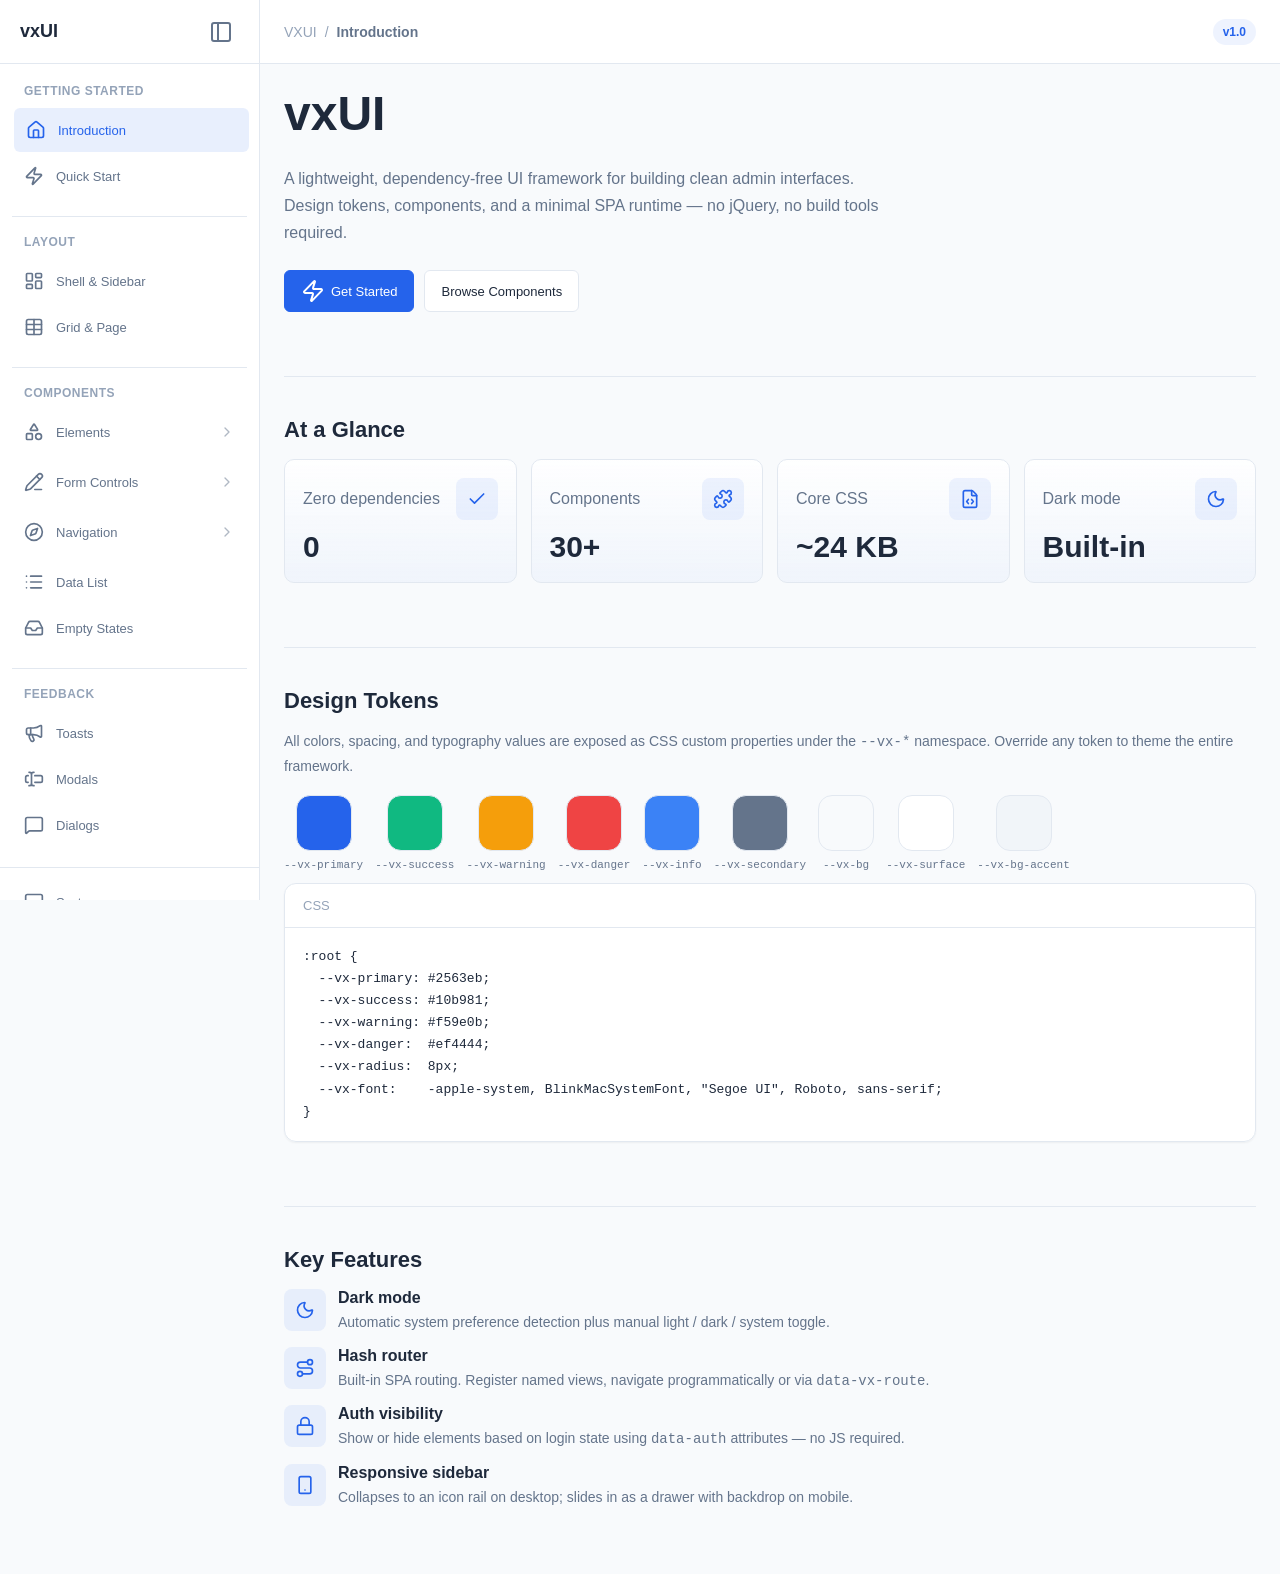
<file: index.html>
<!--
  vxUI Framework v0.0.1
  Copyright (c) 2026 TMPLINK STUDIO
  Released under the MIT License
-->
<!DOCTYPE html>
<html lang="en">
<head>
    <meta charset="UTF-8">
    <meta name="viewport" content="width=device-width, initial-scale=1.0">
    <title>vxUI — UI Framework</title>
    <link rel="stylesheet" href="css/vxui-framework.css">
    <style>
        /* ── Docs-specific styles ─────────────────────────── */
        .vx-doc-section {
            display: flex;
            flex-direction: column;
            gap: 12px;
            padding-bottom: 40px;
        }
        .vx-doc-section + .vx-doc-section {
            border-top: 1px solid var(--vx-border);
            padding-top: 40px;
        }
        .vx-doc-heading {
            margin: 0 0 4px;
            font-size: 22px;
            font-weight: 700;
            color: var(--vx-text);
        }
        .vx-doc-desc {
            margin: 0 0 4px;
            color: var(--vx-text-secondary);
            line-height: 1.7;
            font-size: 14px;
        }
        .vx-demo-area {
            padding: 24px;
            border: 1px solid var(--vx-border);
            border-radius: 16px;
            background: var(--vx-bg-accent);
            display: flex;
            flex-wrap: wrap;
            align-items: flex-start;
            gap: 12px;
        }
        .vx-demo-area.is-block {
            flex-direction: column;
        }
        .vx-color-row {
            display: flex;
            flex-wrap: wrap;
            gap: 12px;
        }
        .vx-color-chip {
            display: flex;
            flex-direction: column;
            align-items: center;
            gap: 8px;
        }
        .vx-color-chip-swatch {
            width: 56px;
            height: 56px;
            border-radius: 14px;
            border: 1px solid var(--vx-border);
        }
        .vx-color-chip-label {
            font-size: 11px;
            color: var(--vx-text-secondary);
            font-family: var(--vx-mono);
        }
        .vx-intro-page-title {
            font-size: clamp(28px, 5vw, 48px);
            font-weight: 800;
            margin: 0 0 12px;
            line-height: 1.1;
        }
        .vx-view > .vx-doc-section:first-child {
            padding-top: 0;
            border-top: none;
        }
    </style>
</head>
<body>
<div id="vx-app" class="vx-app">
    <div id="vx-layout" class="vx-shell vx-layout">

        <div class="vx-sidebar-overlay" data-vx-sidebar-overlay></div>

        <aside id="vx-sidebar" class="vx-sidebar">
            <div class="vx-sidebar-header">
                <button class="vx-sidebar-brand" type="button" data-vx-route="introduction">
                    <span class="vx-sidebar-brand-text">vxUI</span>
                </button>
                <button class="vx-btn-icon" type="button" data-vx-sidebar-toggle style="margin-left:auto" title="Toggle sidebar">
                    <i data-lucide="panel-left"></i>
                </button>
            </div>

            <nav class="vx-sidebar-nav">
                <!-- Getting Started -->
                <div class="vx-nav-section">
                    <span class="vx-nav-title">Getting Started</span>
                    <button class="vx-nav-item" type="button" data-vx-route="introduction">
                        <i data-lucide="house"></i>
                        <span class="vx-nav-item-text">Introduction</span>
                    </button>
                    <button class="vx-nav-item" type="button" data-vx-route="quickstart">
                        <i data-lucide="zap"></i>
                        <span class="vx-nav-item-text">Quick Start</span>
                    </button>
                </div>

                <div class="vx-nav-divider"></div>

                <!-- Layout -->
                <div class="vx-nav-section">
                    <span class="vx-nav-title">Layout</span>
                    <button class="vx-nav-item" type="button" data-vx-route="layout">
                        <i data-lucide="layout-dashboard"></i>
                        <span class="vx-nav-item-text">Shell &amp; Sidebar</span>
                    </button>
                    <button class="vx-nav-item" type="button" data-vx-route="grid">
                        <i data-lucide="table"></i>
                        <span class="vx-nav-item-text">Grid &amp; Page</span>
                    </button>
                </div>

                <div class="vx-nav-divider"></div>

                <!-- Components — submenu groups -->
                <div class="vx-nav-section">
                    <span class="vx-nav-title">Components</span>

                    <!-- Elements group -->
                    <div class="vx-nav-group" data-vx-group="comp-elements">
                        <button class="vx-nav-item vx-nav-group-toggle" type="button" data-vx-submenu="comp-elements">
                            <i data-lucide="shapes"></i>
                            <span class="vx-nav-item-text">Elements</span>
                            <i data-lucide="chevron-right" class="vx-nav-chevron"></i>
                        </button>
                        <div class="vx-nav-submenu" id="comp-elements">
                            <div class="vx-nav-submenu-inner">
                                <button class="vx-nav-item vx-nav-subitem" type="button" data-vx-route="buttons">
                                    <i data-lucide="mouse-pointer-click"></i>
                                    <span class="vx-nav-item-text">Buttons</span>
                                </button>
                                <button class="vx-nav-item vx-nav-subitem" type="button" data-vx-route="cards">
                                    <i data-lucide="rectangle-horizontal"></i>
                                    <span class="vx-nav-item-text">Cards &amp; Panels</span>
                                </button>
                                <button class="vx-nav-item vx-nav-subitem" type="button" data-vx-route="badges">
                                    <i data-lucide="tag"></i>
                                    <span class="vx-nav-item-text">Badges &amp; Chips</span>
                                </button>
                            </div>
                        </div>
                    </div>

                    <!-- Form Controls group -->
                    <div class="vx-nav-group" data-vx-group="comp-forms">
                        <button class="vx-nav-item vx-nav-group-toggle" type="button" data-vx-submenu="comp-forms">
                            <i data-lucide="pencil-line"></i>
                            <span class="vx-nav-item-text">Form Controls</span>
                            <i data-lucide="chevron-right" class="vx-nav-chevron"></i>
                        </button>
                        <div class="vx-nav-submenu" id="comp-forms">
                            <div class="vx-nav-submenu-inner">
                                <button class="vx-nav-item vx-nav-subitem" type="button" data-vx-route="forms">
                                    <i data-lucide="pencil"></i>
                                    <span class="vx-nav-item-text">Forms</span>
                                </button>
                                <button class="vx-nav-item vx-nav-subitem" type="button" data-vx-route="switches">
                                    <i data-lucide="toggle-right"></i>
                                    <span class="vx-nav-item-text">Switches</span>
                                </button>
                            </div>
                        </div>
                    </div>

                    <!-- Navigation group -->
                    <div class="vx-nav-group" data-vx-group="comp-nav">
                        <button class="vx-nav-item vx-nav-group-toggle" type="button" data-vx-submenu="comp-nav">
                            <i data-lucide="compass"></i>
                            <span class="vx-nav-item-text">Navigation</span>
                            <i data-lucide="chevron-right" class="vx-nav-chevron"></i>
                        </button>
                        <div class="vx-nav-submenu" id="comp-nav">
                            <div class="vx-nav-submenu-inner">
                                <button class="vx-nav-item vx-nav-subitem" type="button" data-vx-route="navigation">
                                    <i data-lucide="sidebar"></i>
                                    <span class="vx-nav-item-text">Nav Items</span>
                                </button>
                                <button class="vx-nav-item vx-nav-subitem" type="button" data-vx-route="subnavigation">
                                    <i data-lucide="layers"></i>
                                    <span class="vx-nav-item-text">Submenus</span>
                                </button>
                            </div>
                        </div>
                    </div>

                    <button class="vx-nav-item" type="button" data-vx-route="list">
                        <i data-lucide="list"></i>
                        <span class="vx-nav-item-text">Data List</span>
                    </button>
                    <button class="vx-nav-item" type="button" data-vx-route="empty">
                        <i data-lucide="inbox"></i>
                        <span class="vx-nav-item-text">Empty States</span>
                    </button>
                </div>

                <div class="vx-nav-divider"></div>

                <!-- Feedback — flat, each item is distinct -->
                <div class="vx-nav-section">
                    <span class="vx-nav-title">Feedback</span>
                    <button class="vx-nav-item" type="button" data-vx-route="toasts">
                        <i data-lucide="megaphone"></i>
                        <span class="vx-nav-item-text">Toasts</span>
                    </button>
                    <button class="vx-nav-item" type="button" data-vx-route="modals">
                        <i data-lucide="text-cursor-input"></i>
                        <span class="vx-nav-item-text">Modals</span>
                    </button>
                    <button class="vx-nav-item" type="button" data-vx-route="dialogs">
                        <i data-lucide="message-square"></i>
                        <span class="vx-nav-item-text">Dialogs</span>
                    </button>
                </div>
            </nav>

            <div class="vx-sidebar-bottom-menu">
                <div class="vx-nav-section">
                    <button class="vx-nav-item" type="button" id="vx-theme-btn">
                        <i data-lucide="sun" id="vx-theme-icon"></i>
                        <span class="vx-nav-item-text" id="vx-theme-label">Light</span>
                    </button>
                </div>
                <div class="vx-sidebar-copyright">&copy; v0.0.1 &middot; TMPLINK STUDIO</div>
            </div>
        </aside>

        <div class="vx-main">
            <header class="vx-header">
                <div class="vx-header-left">
                    <button class="vx-btn-icon vx-portrait-sidebar-btn" type="button" data-vx-sidebar-toggle title="Menu">
                        <i data-lucide="menu"></i>
                    </button>
                    <nav id="vx-breadcrumb" class="vx-breadcrumb" aria-label="breadcrumb"></nav>
                </div>
                <div class="vx-header-right">
                    <span class="vx-badge">v1.0</span>
                </div>
            </header>

            <div id="vx-view" class="vx-content"></div>
        </div>

    </div><!-- /.vx-shell -->
</div><!-- /#vx-app -->

<!-- Framework nav mount (hidden — used internally by the runtime) -->
<div id="vx-nav-managed" hidden></div>

<script src="lib/lucide.js"></script>
<script src="js/vxui-framework.js"></script>
<script src="js/vxui-components.js"></script>
<script>
(function () {
    'use strict';

    /* ── Shared helpers ───────────────────────────────────── */
    function esc(s) {
        return String(s == null ? '' : s)
            .replace(/&/g, '&amp;').replace(/</g, '&lt;')
            .replace(/>/g, '&gt;').replace(/"/g, '&quot;');
    }

    function section(heading, desc, demoHtml, codeStr) {
        return [
            '<div class="vx-doc-section">',
                '<h2 class="vx-doc-heading">', esc(heading), '</h2>',
                desc ? '<p class="vx-doc-desc">' + desc + '</p>' : '',
                '<div class="vx-demo-area">', demoHtml, '</div>',
                codeStr ? [
                    '<div class="vx-code-block">',
                        '<div class="vx-code-head">',
                            '<span>HTML</span>',
                        '</div>',
                        '<pre>', codeStr, '</pre>',
                    '</div>'
                ].join('') : '',
            '</div>'
        ].join('');
    }

    function blockSection(heading, desc, demoHtml, codeStr) {
        return [
            '<div class="vx-doc-section">',
                '<h2 class="vx-doc-heading">', esc(heading), '</h2>',
                desc ? '<p class="vx-doc-desc">' + desc + '</p>' : '',
                '<div class="vx-demo-area is-block">', demoHtml, '</div>',
                codeStr ? [
                    '<div class="vx-code-block">',
                        '<div class="vx-code-head"><span>HTML</span></div>',
                        '<pre>', codeStr, '</pre>',
                    '</div>'
                ].join('') : '',
            '</div>'
        ].join('');
    }

    /* ── Views ────────────────────────────────────────────── */

    function viewIntroduction() {
        var colors = ['primary','success','warning','danger','info','secondary'];
        var surfaces = ['bg','surface','bg-accent'];
        var swatches = colors.concat(surfaces).map(function (c) {
            var border = ['bg','surface','bg-accent'].indexOf(c) >= 0 ? ' border:1px solid var(--vx-border)' : '';
            return [
                '<div class="vx-color-chip">',
                    '<div class="vx-color-chip-swatch" style="background:var(--vx-' + c + ');' + border + '"></div>',
                    '<span class="vx-color-chip-label">--vx-' + c + '</span>',
                '</div>'
            ].join('');
        }).join('');

        return [
            '<div class="vx-view">',

                '<div class="vx-doc-section">',
                    '<h1 class="vx-intro-page-title">vxUI</h1>',
                    '<p class="vx-doc-desc" style="font-size:16px;max-width:600px">',
                        'A lightweight, dependency-free UI framework for building clean admin interfaces.',
                        ' Design tokens, components, and a minimal SPA runtime &mdash; no jQuery, no build tools required.',
                    '</p>',
                    '<div style="display:flex;gap:10px;flex-wrap:wrap;margin-top:8px">',
                        '<button class="vx-btn vx-btn-primary" type="button" data-vx-route="quickstart">',
                            '<i data-lucide="zap"></i><span>Get Started</span>',
                        '</button>',
                        '<button class="vx-btn vx-btn-secondary" type="button" data-vx-route="buttons">',
                            'Browse Components',
                        '</button>',
                    '</div>',
                '</div>',

                '<div class="vx-doc-section">',
                    '<h2 class="vx-doc-heading">At a Glance</h2>',
                    '<div class="vx-stat-grid">',
                        '<div class="vx-stat"><div class="vx-stat-top"><span class="vx-stat-label">Zero dependencies</span><span class="vx-stat-icon"><i data-lucide="check"></i></span></div><div class="vx-stat-value">0</div></div>',
                        '<div class="vx-stat"><div class="vx-stat-top"><span class="vx-stat-label">Components</span><span class="vx-stat-icon"><i data-lucide="puzzle"></i></span></div><div class="vx-stat-value">30+</div></div>',
                        '<div class="vx-stat"><div class="vx-stat-top"><span class="vx-stat-label">Core CSS</span><span class="vx-stat-icon"><i data-lucide="file-code"></i></span></div><div class="vx-stat-value">~24 KB</div></div>',
                        '<div class="vx-stat"><div class="vx-stat-top"><span class="vx-stat-label">Dark mode</span><span class="vx-stat-icon"><i data-lucide="moon"></i></span></div><div class="vx-stat-value">Built-in</div></div>',
                    '</div>',
                '</div>',

                '<div class="vx-doc-section">',
                    '<h2 class="vx-doc-heading">Design Tokens</h2>',
                    '<p class="vx-doc-desc">',
                        'All colors, spacing, and typography values are exposed as CSS custom properties under the <code class="vx-mono">--vx-*</code> namespace.',
                        ' Override any token to theme the entire framework.',
                    '</p>',
                    '<div class="vx-color-row">', swatches, '</div>',
                    '<div class="vx-code-block">',
                        '<div class="vx-code-head"><span>CSS</span></div>',
                        '<pre>:root {\n  --vx-primary: #2563eb;\n  --vx-success: #10b981;\n  --vx-warning: #f59e0b;\n  --vx-danger:  #ef4444;\n  --vx-radius:  8px;\n  --vx-font:    -apple-system, BlinkMacSystemFont, "Segoe UI", Roboto, sans-serif;\n}</pre>',
                    '</div>',
                '</div>',

                '<div class="vx-doc-section">',
                    '<h2 class="vx-doc-heading">Key Features</h2>',
                    '<div class="vx-feature-list">',
                        '<div class="vx-feature"><span class="vx-stat-icon"><i data-lucide="moon"></i></span><div><strong>Dark mode</strong><p class="vx-doc-desc" style="margin:4px 0 0">Automatic system preference detection plus manual light / dark / system toggle.</p></div></div>',
                        '<div class="vx-feature"><span class="vx-stat-icon"><i data-lucide="route"></i></span><div><strong>Hash router</strong><p class="vx-doc-desc" style="margin:4px 0 0">Built-in SPA routing. Register named views, navigate programmatically or via <code class="vx-mono">data-vx-route</code>.</p></div></div>',
                        '<div class="vx-feature"><span class="vx-stat-icon"><i data-lucide="lock"></i></span><div><strong>Auth visibility</strong><p class="vx-doc-desc" style="margin:4px 0 0">Show or hide elements based on login state using <code class="vx-mono">data-auth</code> attributes — no JS required.</p></div></div>',
                        '<div class="vx-feature"><span class="vx-stat-icon"><i data-lucide="smartphone"></i></span><div><strong>Responsive sidebar</strong><p class="vx-doc-desc" style="margin:4px 0 0">Collapses to an icon rail on desktop; slides in as a drawer with backdrop on mobile.</p></div></div>',
                    '</div>',
                '</div>',

            '</div>'
        ].join('');
    }

    function viewQuickstart() {
        var minimalHtml = [
            '&lt;!DOCTYPE html&gt;\n',
            '&lt;html lang="en"&gt;\n',
            '&lt;head&gt;\n',
            '  &lt;meta charset="UTF-8"&gt;\n',
            '  &lt;meta name="viewport" content="width=device-width, initial-scale=1.0"&gt;\n',
            '  &lt;title&gt;My App&lt;/title&gt;\n',
            '  &lt;link rel="stylesheet" href="css/vxui-framework.css"&gt;\n',
            '&lt;/head&gt;\n',
            '&lt;body&gt;\n',
            '&lt;div id="vx-app" class="vx-app"&gt;\n',
            '  &lt;div class="vx-shell vx-layout"&gt;\n',
            '    &lt;div class="vx-sidebar-overlay" data-vx-sidebar-overlay&gt;&lt;/div&gt;\n',
            '    &lt;aside id="vx-sidebar" class="vx-sidebar"&gt;\n',
            '      &lt;div class="vx-sidebar-header"&gt;\n',
            '        &lt;span class="vx-sidebar-brand-text"&gt;My App&lt;/span&gt;\n',
            '      &lt;/div&gt;\n',
            '      &lt;nav class="vx-sidebar-nav" id="vx-sidebar-nav"&gt;&lt;/nav&gt;\n',
            '    &lt;/aside&gt;\n',
            '    &lt;div class="vx-main"&gt;\n',
            '      &lt;div id="vx-view" class="vx-content"&gt;&lt;/div&gt;\n',
            '    &lt;/div&gt;\n',
            '  &lt;/div&gt;\n',
            '&lt;/div&gt;\n\n',
            '&lt;script src="lib/iconpark.js"&gt;&lt;/script&gt;\n',
            '&lt;script src="js/vxui-framework.js"&gt;&lt;/script&gt;\n',
            '&lt;script&gt;\n',
            '  const app = new VXUIFramework({\n',
            '    root: \'#vx-app\',\n',
            '    authProvider: () => ({ loggedIn: true, user: { name: \'Admin\' } })\n',
            '  });\n\n',
            '  app.registerViews({\n',
            '    overview: {\n',
            '      title: \'Overview\',\n',
            '      render: () => \'&lt;section class="vx-panel"&gt;Hello vxUI&lt;/section&gt;\'\n',
            '    }\n',
            '  });\n\n',
            '  app.setNavigation([\n',
            '    { view: \'overview\', label: \'Overview\', icon: \'house\' }\n',
            '  ]);\n\n',
            '  app.init();\n',
            '&lt;/script&gt;\n',
            '&lt;/body&gt;\n',
            '&lt;/html&gt;'
        ].join('');

        return [
            '<div class="vx-view">',

                '<div class="vx-doc-section">',
                    '<h1 class="vx-doc-heading">Quick Start</h1>',
                    '<p class="vx-doc-desc">',
                        'No package manager, no bundler. Drop three files into your project and you are ready.',
                    '</p>',
                '</div>',

                '<div class="vx-doc-section">',
                    '<h2 class="vx-doc-heading">1. Add the files</h2>',
                    '<p class="vx-doc-desc">Copy <code class="vx-mono">css/vxui-framework.css</code>, <code class="vx-mono">js/vxui-framework.js</code>, and <code class="vx-mono">lib/iconpark.js</code> into your project. Optionally add <code class="vx-mono">js/vxui-components.js</code> for component helpers.</p>',
                '</div>',

                '<div class="vx-doc-section">',
                    '<h2 class="vx-doc-heading">2. Minimal HTML shell</h2>',
                    '<p class="vx-doc-desc">Build the page scaffold, register views, then call <code class="vx-mono">app.init()</code>.</p>',
                    '<div class="vx-code-block">',
                        '<div class="vx-code-head"><span>index.html</span></div>',
                        '<pre>', minimalHtml, '</pre>',
                    '</div>',
                '</div>',

                '<div class="vx-doc-section">',
                    '<h2 class="vx-doc-heading">Core API</h2>',
                    '<div class="vx-panel">',
                        '<table style="width:100%;border-collapse:collapse;font-size:13px">',
                            '<thead><tr style="border-bottom:1px solid var(--vx-border)">',
                                '<th style="padding:10px 12px;text-align:left;color:var(--vx-text-secondary);font-weight:600">Method</th>',
                                '<th style="padding:10px 12px;text-align:left;color:var(--vx-text-secondary);font-weight:600">Description</th>',
                            '</tr></thead>',
                            '<tbody>',
                                ['registerView(name, config)', 'registerViews(map)', 'setNavigation(items)', 'navigate(name, state)', 'setTheme(mode) / cycleTheme()', 'refreshAuth()', 'toastSuccess / toastWarning / toastError / toastInfo', 'alert / confirm / prompt / openModal'].map(function (m, i) {
                                    var descs = [
                                        'Register a single named view with a render function.',
                                        'Register multiple views at once from a plain object.',
                                        'Set the sidebar navigation items array.',
                                        'Navigate to a view, updating the hash route.',
                                        'Switch theme. Modes: <code class="vx-mono">light</code>, <code class="vx-mono">dark</code>, <code class="vx-mono">system</code>.',
                                        'Re-evaluate auth state and update data-auth visibility.',
                                        'Show a timed toast notification in four severity flavors.',
                                        'Open a feedback dialog (blocking or promise-based).'
                                    ];
                                    return '<tr style="border-bottom:1px solid var(--vx-border)"><td style="padding:10px 12px;font-family:var(--vx-mono);color:var(--vx-primary)">' + esc(m) + '</td><td style="padding:10px 12px;color:var(--vx-text-secondary)">' + descs[i] + '</td></tr>';
                                }).join(''),
                            '</tbody>',
                        '</table>',
                    '</div>',
                '</div>',

            '</div>'
        ].join('');
    }

    function viewLayout() {
        return [
            '<div class="vx-view">',

                '<div class="vx-doc-section">',
                    '<h1 class="vx-doc-heading">Shell &amp; Sidebar</h1>',
                    '<p class="vx-doc-desc">',
                        'The outer shell uses a flex row. The sidebar is fixed-position; the main area uses <code class="vx-mono">margin-left</code> to offset. On mobile (&le;768 px) or portrait tablets (&le;1024 px) the sidebar becomes a slide-in drawer.',
                    '</p>',
                    '<div class="vx-code-block">',
                        '<div class="vx-code-head"><span>HTML structure</span></div>',
                        '<pre>&lt;div class="vx-shell vx-layout"&gt;\n  &lt;div class="vx-sidebar-overlay" data-vx-sidebar-overlay&gt;&lt;/div&gt;\n\n  &lt;aside class="vx-sidebar" id="vx-sidebar"&gt;\n    &lt;div class="vx-sidebar-header"&gt; &lt;!-- brand + collapse toggle --&gt; &lt;/div&gt;\n    &lt;nav class="vx-sidebar-nav"&gt;\n      &lt;div class="vx-nav-section"&gt;\n        &lt;span class="vx-nav-title"&gt;Section&lt;/span&gt;\n        &lt;button class="vx-nav-item" data-vx-route="view-name"&gt;...&lt;/button&gt;\n      &lt;/div&gt;\n    &lt;/nav&gt;\n    &lt;div class="vx-sidebar-bottom-menu"&gt; &lt;!-- always-visible actions --&gt; &lt;/div&gt;\n  &lt;/aside&gt;\n\n  &lt;div class="vx-main"&gt;\n    &lt;header class="vx-header"&gt;...&lt;/header&gt;\n    &lt;div id="vx-view" class="vx-content"&gt;&lt;/div&gt;\n  &lt;/div&gt;\n&lt;/div&gt;</pre>',
                    '</div>',
                '</div>',

                '<div class="vx-doc-section">',
                    '<h2 class="vx-doc-heading">Sidebar States</h2>',
                    '<p class="vx-doc-desc">',
                        'The framework adds state classes to the <code class="vx-mono">.vx-layout</code> element. CSS handles all the visual transitions.',
                    '</p>',
                    '<div class="vx-panel">',
                        '<table style="width:100%;border-collapse:collapse;font-size:13px">',
                            '<thead><tr style="border-bottom:1px solid var(--vx-border)">',
                                '<th style="padding:10px 12px;text-align:left;color:var(--vx-text-secondary);font-weight:600">Class on .vx-layout</th>',
                                '<th style="padding:10px 12px;text-align:left;color:var(--vx-text-secondary);font-weight:600">Effect</th>',
                            '</tr></thead>',
                            '<tbody>',
                                [
                                    ['sidebar-collapsed', 'Desktop — sidebar narrows to 64 px icon rail; text labels hidden.'],
                                    ['sidebar-open', 'Mobile — sidebar slides in as a drawer; overlay visible.'],
                                    ['vx-logged-in', 'Auth-aware — bottom menu visible, logged-out elements hidden.'],
                                    ['vx-logged-out', 'Auth-aware — bottom menu hidden, logged-in elements hidden.']
                                ].map(function (r) {
                                    return '<tr style="border-bottom:1px solid var(--vx-border)"><td style="padding:10px 12px;font-family:var(--vx-mono);color:var(--vx-primary)">' + esc(r[0]) + '</td><td style="padding:10px 12px;color:var(--vx-text-secondary)">' + r[1] + '</td></tr>';
                                }).join(''),
                            '</tbody>',
                        '</table>',
                    '</div>',
                '</div>',

                '<div class="vx-doc-section">',
                    '<h2 class="vx-doc-heading">Header</h2>',
                    '<p class="vx-doc-desc">The sticky page header sits at the top of <code class="vx-mono">.vx-main</code>. Use <code class="vx-mono">.vx-header-left</code> and <code class="vx-mono">.vx-header-right</code> clusters for layout.</p>',
                    '<div class="vx-demo-area is-block" style="padding:0;overflow:hidden">',
                        '<header class="vx-header" style="position:relative;border-radius:16px 16px 0 0">',
                            '<div class="vx-header-left">',
                                '<button class="vx-btn-icon" type="button" title="Menu"><i data-lucide="menu"></i></button>',
                                '<nav class="vx-breadcrumb">',
                                    '<span class="vx-breadcrumb-item">vxUI</span>',
                                    '<span class="vx-breadcrumb-separator">/</span>',
                                    '<span class="vx-breadcrumb-item is-current">Layout</span>',
                                '</nav>',
                            '</div>',
                            '<div class="vx-header-right">',
                                '<span class="vx-auth-pill"><i data-lucide="user"></i> Admin</span>',
                                '<button class="vx-btn vx-btn-secondary vx-btn-sm" type="button">Settings</button>',
                            '</div>',
                        '</header>',
                        '<div style="padding:16px;border-radius:0 0 16px 16px;background:var(--vx-bg-accent);min-height:48px;color:var(--vx-text-muted);font-size:13px">Content area</div>',
                    '</div>',
                '</div>',

            '</div>'
        ].join('');
    }

    function viewGrid() {
        var card = function (label) {
            return '<article class="vx-card" style="padding:16px"><span class="vx-muted" style="font-size:13px">' + esc(label) + '</span></article>';
        };

        return [
            '<div class="vx-view">',

                blockSection('Two-column grid',
                    'Use <code class="vx-mono">.vx-grid.is-two</code> for a fixed two-column layout. Collapses to a single column below 960 px.',
                    '<div class="vx-grid is-two" style="width:100%">' + card('Column A') + card('Column B') + '</div>',
                    '&lt;div class="vx-grid is-two"&gt;\n  &lt;article class="vx-card"&gt;...&lt;/article&gt;\n  &lt;article class="vx-card"&gt;...&lt;/article&gt;\n&lt;/div&gt;'
                ),

                blockSection('Three-column grid',
                    '<code class="vx-mono">.vx-grid.is-three</code> — also collapses below 960 px.',
                    '<div class="vx-grid is-three" style="width:100%">' + card('A') + card('B') + card('C') + '</div>',
                    '&lt;div class="vx-grid is-three"&gt; ... &lt;/div&gt;'
                ),

                blockSection('Stat grid',
                    '<code class="vx-mono">.vx-stat-grid</code> — auto-fit columns, minimum 180 px each. Used for KPI dashboards.',
                    '<div class="vx-stat-grid" style="width:100%">' +
                        ['Storage', 'Files', 'Members'].map(function (l, i) {
                            return '<div class="vx-stat"><div class="vx-stat-top"><span class="vx-stat-label">' + esc(l) + '</span><span class="vx-stat-icon"><i data-lucide="folder"></i></span></div><div class="vx-stat-value">' + ['12 GB', '4.2k', '8'][i] + '</div></div>';
                        }).join('') +
                    '</div>',
                    '&lt;div class="vx-stat-grid"&gt;\n  &lt;div class="vx-stat"&gt;\n    &lt;div class="vx-stat-top"&gt;\n      &lt;span class="vx-stat-label"&gt;Storage&lt;/span&gt;\n      &lt;span class="vx-stat-icon"&gt;&lt;i data-lucide="folder"&gt;&lt;/i&gt;&lt;/span&gt;\n    &lt;/div&gt;\n    &lt;div class="vx-stat-value"&gt;12 GB&lt;/div&gt;\n  &lt;/div&gt;\n&lt;/div&gt;'
                ),

                blockSection('Card grid',
                    '<code class="vx-mono">.vx-card-grid</code> — auto-fit columns, minimum 240 px. Good for feature / product cards.',
                    '<div class="vx-card-grid" style="width:100%">' +
                        ['Fast', 'Lightweight', 'Accessible'].map(function (l) {
                            return '<div class="vx-card"><h3 class="vx-card-title">' + esc(l) + '</h3><p class="vx-card-copy">A short description of this capability.</p></div>';
                        }).join('') +
                    '</div>',
                    '&lt;div class="vx-card-grid"&gt;\n  &lt;div class="vx-card"&gt;\n    &lt;h3 class="vx-card-title"&gt;Title&lt;/h3&gt;\n    &lt;p class="vx-card-copy"&gt;Description&lt;/p&gt;\n  &lt;/div&gt;\n&lt;/div&gt;'
                ),

            '</div>'
        ].join('');
    }

    function viewButtons() {
        return [
            '<div class="vx-view">',

                section('Variants',
                    'Four semantic variants. Always use the variant that matches the action\'s intent.',
                    [
                        '<button class="vx-btn vx-btn-primary" type="button">Primary</button>',
                        '<button class="vx-btn vx-btn-secondary" type="button">Secondary</button>',
                        '<button class="vx-btn vx-btn-ghost" type="button">Ghost</button>',
                        '<button class="vx-btn vx-btn-danger" type="button">Danger</button>',
                    ].join(''),
                    '&lt;button class="vx-btn vx-btn-primary"&gt;Primary&lt;/button&gt;\n&lt;button class="vx-btn vx-btn-secondary"&gt;Secondary&lt;/button&gt;\n&lt;button class="vx-btn vx-btn-ghost"&gt;Ghost&lt;/button&gt;\n&lt;button class="vx-btn vx-btn-danger"&gt;Danger&lt;/button&gt;'
                ),

                section('Sizes',
                    'Default and small. Apply <code class="vx-mono">.vx-btn-sm</code> for compact contexts like toolbars.',
                    [
                        '<button class="vx-btn vx-btn-primary" type="button">Default</button>',
                        '<button class="vx-btn vx-btn-primary vx-btn-sm" type="button">Small</button>',
                        '<button class="vx-btn vx-btn-secondary" type="button">Default</button>',
                        '<button class="vx-btn vx-btn-secondary vx-btn-sm" type="button">Small</button>',
                    ].join(''),
                    '&lt;button class="vx-btn vx-btn-primary vx-btn-sm"&gt;Small&lt;/button&gt;'
                ),

                section('With icons',
                    'Pair any <code class="vx-mono">&lt;i data-lucide&gt;</code> with a <code class="vx-mono">&lt;span&gt;</code> label inside the button.',
                    [
                        '<button class="vx-btn vx-btn-primary" type="button"><i data-lucide="upload"></i><span>Upload</span></button>',
                        '<button class="vx-btn vx-btn-secondary" type="button"><i data-lucide="download"></i><span>Download</span></button>',
                        '<button class="vx-btn vx-btn-ghost" type="button"><i data-lucide="share-2"></i><span>Share</span></button>',
                    ].join(''),
                    '&lt;button class="vx-btn vx-btn-primary"&gt;\n  &lt;i data-lucide="upload"&gt;&lt;/i&gt;\n  &lt;span&gt;Upload&lt;/span&gt;\n&lt;/button&gt;'
                ),

                section('Icon-only buttons',
                    '<code class="vx-mono">.vx-btn-icon</code> — square, no border, for toolbars and header actions.',
                    [
                        '<button class="vx-btn-icon" type="button" title="Search"><i data-lucide="search"></i></button>',
                        '<button class="vx-btn-icon" type="button" title="Settings"><i data-lucide="settings"></i></button>',
                        '<button class="vx-btn-icon" type="button" title="More"><i data-lucide="more-horizontal"></i></button>',
                        '<button class="vx-btn-icon" type="button" title="Delete"><i data-lucide="trash-2"></i></button>',
                    ].join(''),
                    '&lt;button class="vx-btn-icon" title="Search"&gt;\n  &lt;i data-lucide="search"&gt;&lt;/i&gt;\n&lt;/button&gt;'
                ),

                section('Disabled state',
                    'Add the native <code class="vx-mono">disabled</code> attribute. The button becomes non-interactive at 50% opacity.',
                    [
                        '<button class="vx-btn vx-btn-primary" type="button" disabled>Disabled</button>',
                        '<button class="vx-btn vx-btn-secondary" type="button" disabled>Disabled</button>',
                    ].join(''),
                    '&lt;button class="vx-btn vx-btn-primary" disabled&gt;Disabled&lt;/button&gt;'
                ),

                section('Button group',
                    '<code class="vx-mono">.vx-btn-group</code> wraps multiple buttons with consistent 4 px spacing.',
                    '<div class="vx-btn-group"><button class="vx-btn vx-btn-secondary vx-btn-sm" type="button">List</button><button class="vx-btn vx-btn-secondary vx-btn-sm" type="button">Grid</button><button class="vx-btn vx-btn-secondary vx-btn-sm" type="button">Map</button></div>',
                    '&lt;div class="vx-btn-group"&gt;\n  &lt;button class="vx-btn vx-btn-secondary vx-btn-sm"&gt;List&lt;/button&gt;\n  &lt;button class="vx-btn vx-btn-secondary vx-btn-sm"&gt;Grid&lt;/button&gt;\n&lt;/div&gt;'
                ),

            '</div>'
        ].join('');
    }

    function viewCards() {
        return [
            '<div class="vx-view">',

                blockSection('Card',
                    '<code class="vx-mono">.vx-card</code> — the base surface unit. Rounded corners, subtle border, and backdrop blur.',
                    '<div class="vx-card-grid" style="width:100%"><div class="vx-card"><h3 class="vx-card-title">Card Title</h3><p class="vx-card-copy">A short description or body text for this card.</p><div style="margin-top:14px"><button class="vx-btn vx-btn-primary vx-btn-sm" type="button">Action</button></div></div><div class="vx-card"><h3 class="vx-card-title">Another Card</h3><p class="vx-card-copy">Cards auto-fill the grid with a 240 px minimum column width.</p></div></div>',
                    '&lt;article class="vx-card"&gt;\n  &lt;h3 class="vx-card-title"&gt;Title&lt;/h3&gt;\n  &lt;p class="vx-card-copy"&gt;Description&lt;/p&gt;\n&lt;/article&gt;'
                ),

                blockSection('Panel',
                    '<code class="vx-mono">.vx-panel</code> — like a card but full-width, used for content sections.',
                    '<div class="vx-panel" style="width:100%"><h2 class="vx-panel-title">Panel Title</h2><p class="vx-copy">Panels span the full available width. Use them to group related form fields, settings, or data.</p></div>',
                    '&lt;section class="vx-panel"&gt;\n  &lt;h2 class="vx-panel-title"&gt;Title&lt;/h2&gt;\n  &lt;p class="vx-copy"&gt;...&lt;/p&gt;\n&lt;/section&gt;'
                ),

                blockSection('Hero',
                    '<code class="vx-mono">.vx-hero</code> — two-column feature panel. Left column for copy, right for visual or stats.',
                    '<div class="vx-hero" style="width:100%"><div><p class="vx-eyebrow">Product</p><h2 class="vx-hero-title" style="font-size:28px">Hero Headline</h2><p class="vx-hero-copy">A longer introductory paragraph that describes the feature or product being highlighted.</p><div class="vx-hero-actions"><button class="vx-btn vx-btn-primary" type="button">Get Started</button><button class="vx-btn vx-btn-secondary" type="button">Learn More</button></div></div><div class="vx-stat-grid" style="align-self:center"><div class="vx-stat"><div class="vx-stat-top"><span class="vx-stat-label">Metric</span><span class="vx-stat-icon"><i data-lucide="bar-chart-2"></i></span></div><div class="vx-stat-value">99.9%</div></div></div></div>',
                    '&lt;div class="vx-hero"&gt;\n  &lt;div&gt;\n    &lt;p class="vx-eyebrow"&gt;Label&lt;/p&gt;\n    &lt;h2 class="vx-hero-title"&gt;Headline&lt;/h2&gt;\n    &lt;p class="vx-hero-copy"&gt;Description&lt;/p&gt;\n    &lt;div class="vx-hero-actions"&gt;...buttons...&lt;/div&gt;\n  &lt;/div&gt;\n  &lt;div&gt; &lt;!-- visual / stats --&gt; &lt;/div&gt;\n&lt;/div&gt;'
                ),

                blockSection('Code block',
                    '<code class="vx-mono">.vx-code-block</code> — framed block for syntax-highlighted code snippets.',
                    '<div class="vx-code-block" style="width:100%"><div class="vx-code-head"><span>JavaScript</span></div><pre>const app = new VXUIFramework({\n  root: \'#vx-app\',\n  authProvider: () => ({ loggedIn: true })\n});\napp.init();</pre></div>',
                    '&lt;div class="vx-code-block"&gt;\n  &lt;div class="vx-code-head"&gt;&lt;span&gt;JavaScript&lt;/span&gt;&lt;/div&gt;\n  &lt;pre&gt;...code...&lt;/pre&gt;\n&lt;/div&gt;'
                ),

            '</div>'
        ].join('');
    }

    function viewBadges() {
        return [
            '<div class="vx-view">',

                section('Badge',
                    '<code class="vx-mono">.vx-badge</code> — a pill-shaped label for status, counts, or version tags.',
                    [
                        '<span class="vx-badge">v1.0</span>',
                        '<span class="vx-badge" style="background:rgba(16,185,129,0.12);color:var(--vx-success)">Active</span>',
                        '<span class="vx-badge" style="background:rgba(245,158,11,0.12);color:var(--vx-warning)">Pending</span>',
                        '<span class="vx-badge" style="background:rgba(239,68,68,0.12);color:var(--vx-danger)">Error</span>',
                    ].join(''),
                    '&lt;span class="vx-badge"&gt;v1.0&lt;/span&gt;'
                ),

                section('Chip',
                    '<code class="vx-mono">.vx-btn-chip</code> — filter chips for multi-select or category switching. Add <code class="vx-mono">.is-active</code> for the selected state.',
                    [
                        '<button class="vx-btn-chip is-active" type="button">All</button>',
                        '<button class="vx-btn-chip" type="button">Images</button>',
                        '<button class="vx-btn-chip" type="button">Documents</button>',
                        '<button class="vx-btn-chip" type="button">Videos</button>',
                    ].join(''),
                    '&lt;button class="vx-btn-chip is-active"&gt;All&lt;/button&gt;\n&lt;button class="vx-btn-chip"&gt;Images&lt;/button&gt;'
                ),

                section('Chip row',
                    '<code class="vx-mono">.vx-chip-row</code> — a grid wrapper that auto-fits chips.',
                    '<div class="vx-chip-row" style="width:100%"><button class="vx-btn-chip is-active" type="button"><i data-lucide="image"></i> Photos</button><button class="vx-btn-chip" type="button"><i data-lucide="file-text"></i> Docs</button><button class="vx-btn-chip" type="button"><i data-lucide="video"></i> Video</button><button class="vx-btn-chip" type="button"><i data-lucide="music"></i> Audio</button></div>',
                    '&lt;div class="vx-chip-row"&gt;\n  &lt;button class="vx-btn-chip is-active"&gt;Photos&lt;/button&gt;\n  &lt;button class="vx-btn-chip"&gt;Docs&lt;/button&gt;\n&lt;/div&gt;'
                ),

                section('Auth pill',
                    '<code class="vx-mono">.vx-auth-pill</code> — used in the header to show the current user. Add <code class="vx-mono">.is-guest</code> for unauthenticated state.',
                    [
                        '<span class="vx-auth-pill"><i data-lucide="user"></i> Signed in as Admin</span>',
                        '<span class="vx-auth-pill is-guest"><i data-lucide="eye"></i> Guest mode</span>',
                    ].join(''),
                    '&lt;span class="vx-auth-pill"&gt;Signed in as Admin&lt;/span&gt;\n&lt;span class="vx-auth-pill is-guest"&gt;Guest mode&lt;/span&gt;'
                ),

            '</div>'
        ].join('');
    }

    function viewForms() {
        return [
            '<div class="vx-view">',

                blockSection('Text input',
                    'Use <code class="vx-mono">.vx-form-group</code> to pair a <code class="vx-mono">.vx-label</code> with any <code class="vx-mono">.vx-input</code>.',
                    '<div style="max-width:480px;width:100%"><div class="vx-form-group"><label class="vx-label">Display name</label><input class="vx-input" type="text" placeholder="Enter your name"></div></div>',
                    '&lt;div class="vx-form-group"&gt;\n  &lt;label class="vx-label"&gt;Display name&lt;/label&gt;\n  &lt;input class="vx-input" type="text" placeholder="Enter your name"&gt;\n&lt;/div&gt;'
                ),

                blockSection('Textarea',
                    '<code class="vx-mono">.vx-textarea</code> — vertically resizable. Minimum height 120 px.',
                    '<div style="max-width:480px;width:100%"><div class="vx-form-group"><label class="vx-label">Description</label><textarea class="vx-textarea" placeholder="Write something..."></textarea></div></div>',
                    '&lt;div class="vx-form-group"&gt;\n  &lt;label class="vx-label"&gt;Description&lt;/label&gt;\n  &lt;textarea class="vx-textarea" placeholder="..."&gt;&lt;/textarea&gt;\n&lt;/div&gt;'
                ),

                blockSection('Select',
                    '<code class="vx-mono">.vx-select</code> — same height and radius as inputs for visual consistency.',
                    '<div style="max-width:480px;width:100%"><div class="vx-form-group"><label class="vx-label">Role</label><select class="vx-select"><option>Owner</option><option>Editor</option><option>Viewer</option></select></div></div>',
                    '&lt;div class="vx-form-group"&gt;\n  &lt;label class="vx-label"&gt;Role&lt;/label&gt;\n  &lt;select class="vx-select"&gt;\n    &lt;option&gt;Owner&lt;/option&gt;\n  &lt;/select&gt;\n&lt;/div&gt;'
                ),

                blockSection('Form grid',
                    '<code class="vx-mono">.vx-form-grid</code> — two equal columns for compact form layouts.',
                    '<div class="vx-form-grid" style="width:100%;max-width:600px"><div class="vx-form-group"><label class="vx-label">First name</label><input class="vx-input" type="text" placeholder="Alice"></div><div class="vx-form-group"><label class="vx-label">Last name</label><input class="vx-input" type="text" placeholder="Smith"></div></div>',
                    '&lt;div class="vx-form-grid"&gt;\n  &lt;div class="vx-form-group"&gt;...&lt;/div&gt;\n  &lt;div class="vx-form-group"&gt;...&lt;/div&gt;\n&lt;/div&gt;'
                ),

            '</div>'
        ].join('');
    }

    function viewSwitches() {
        return [
            '<div class="vx-view">',

                blockSection('Switch',
                    '<code class="vx-mono">.vx-switch</code> — a toggle row with title, optional description, and a visual knob. Add <code class="vx-mono">.is-active</code> for the on state.',
                    [
                        '<label class="vx-switch" onclick="this.classList.toggle(\'is-active\')" style="cursor:pointer;max-width:480px;width:100%">',
                            '<div class="vx-switch-copy"><strong>Notifications</strong><span>Receive email updates about your account.</span></div>',
                            '<span class="vx-switch-knob"></span>',
                        '</label>',
                        '<label class="vx-switch is-active" onclick="this.classList.toggle(\'is-active\')" style="cursor:pointer;max-width:480px;width:100%">',
                            '<div class="vx-switch-copy"><strong>Auto-save</strong><span>Automatically save your work every 30 seconds.</span></div>',
                            '<span class="vx-switch-knob"></span>',
                        '</label>',
                    ].join(''),
                    '&lt;label class="vx-switch"&gt;\n  &lt;div class="vx-switch-copy"&gt;\n    &lt;strong&gt;Notifications&lt;/strong&gt;\n    &lt;span&gt;Receive email updates.&lt;/span&gt;\n  &lt;/div&gt;\n  &lt;span class="vx-switch-knob"&gt;&lt;/span&gt;\n&lt;/label&gt;\n\n&lt;!-- Active state --&gt;\n&lt;label class="vx-switch is-active"&gt;...&lt;/label&gt;'
                ),

                blockSection('Selection bar',
                    '<code class="vx-mono">.vx-selection-bar</code> — appears when rows are checked in a data list. Shows selected count and bulk actions.',
                    '<div class="vx-selection-bar" style="display:flex;max-width:600px;width:100%"><div class="vx-inline-actions"><strong>3</strong><span class="vx-muted">selected</span></div><div class="vx-inline-actions"><button class="vx-btn vx-btn-ghost vx-btn-sm" type="button"><i data-lucide="download"></i><span>Download</span></button><button class="vx-btn vx-btn-ghost vx-btn-sm" type="button"><i data-lucide="share-2"></i><span>Share</span></button><button class="vx-btn vx-btn-ghost vx-btn-sm" type="button" style="color:var(--vx-danger)"><i data-lucide="trash-2"></i><span>Delete</span></button></div></div>',
                    '&lt;div class="vx-selection-bar"&gt;\n  &lt;div class="vx-inline-actions"&gt;\n    &lt;strong&gt;3&lt;/strong&gt;&lt;span class="vx-muted"&gt;selected&lt;/span&gt;\n  &lt;/div&gt;\n  &lt;div class="vx-inline-actions"&gt;\n    &lt;button class="vx-btn vx-btn-ghost vx-btn-sm"&gt;Download&lt;/button&gt;\n  &lt;/div&gt;\n&lt;/div&gt;'
                ),

            '</div>'
        ].join('');
    }

    function viewNavigation() {
        return [
            '<div class="vx-view">',

                section('Nav items',
                    '<code class="vx-mono">.vx-nav-item</code> — sidebar navigation buttons. Active state uses <code class="vx-mono">.is-active</code>.',
                    '<div style="display:flex;flex-direction:column;gap:2px;width:220px">' +
                        '<button class="vx-nav-item is-active" type="button"><i data-lucide="house"></i><span class="vx-nav-item-text">Dashboard</span></button>' +
                        '<button class="vx-nav-item" type="button"><i data-lucide="folder"></i><span class="vx-nav-item-text">Files</span></button>' +
                        '<button class="vx-nav-item" type="button"><i data-lucide="user"></i><span class="vx-nav-item-text">Users</span></button>' +
                        '<div class="vx-nav-divider"></div>' +
                        '<button class="vx-nav-item" type="button"><i data-lucide="settings"></i><span class="vx-nav-item-text">Settings</span></button>' +
                    '</div>',
                    '&lt;button class="vx-nav-item is-active" data-vx-route="view-name"&gt;\n  &lt;i data-lucide="house"&gt;&lt;/i&gt;\n  &lt;span class="vx-nav-item-text"&gt;Dashboard&lt;/span&gt;\n&lt;/button&gt;'
                ),

                section('Nav section with title',
                    'Group related nav items with <code class="vx-mono">.vx-nav-section</code> and an optional <code class="vx-mono">.vx-nav-title</code> label.',
                    '<div style="display:flex;flex-direction:column;width:220px">' +
                        '<div class="vx-nav-section">' +
                            '<span class="vx-nav-title">Workspace</span>' +
                            '<button class="vx-nav-item" type="button"><i data-lucide="folder"></i><span class="vx-nav-item-text">Files</span></button>' +
                            '<button class="vx-nav-item" type="button"><i data-lucide="share-2"></i><span class="vx-nav-item-text">Shared</span></button>' +
                        '</div>' +
                        '<div class="vx-nav-divider"></div>' +
                        '<div class="vx-nav-section">' +
                            '<span class="vx-nav-title">Account</span>' +
                            '<button class="vx-nav-item" type="button"><i data-lucide="user"></i><span class="vx-nav-item-text">Profile</span></button>' +
                        '</div>' +
                    '</div>',
                    '&lt;div class="vx-nav-section"&gt;\n  &lt;span class="vx-nav-title"&gt;Workspace&lt;/span&gt;\n  &lt;button class="vx-nav-item"&gt;...&lt;/button&gt;\n&lt;/div&gt;'
                ),

                section('Breadcrumb',
                    '<code class="vx-mono">.vx-breadcrumb</code> — a horizontal path trail. Current item uses <code class="vx-mono">.is-current</code>.',
                    '<nav class="vx-breadcrumb">' +
                        '<a href="#" class="vx-breadcrumb-item">Home</a>' +
                        '<span class="vx-breadcrumb-separator">/</span>' +
                        '<a href="#" class="vx-breadcrumb-item">Projects</a>' +
                        '<span class="vx-breadcrumb-separator">/</span>' +
                        '<span class="vx-breadcrumb-item is-current">Alpha</span>' +
                    '</nav>',
                    '&lt;nav class="vx-breadcrumb"&gt;\n  &lt;a class="vx-breadcrumb-item" href="#"&gt;Home&lt;/a&gt;\n  &lt;span class="vx-breadcrumb-separator"&gt;/&lt;/span&gt;\n  &lt;span class="vx-breadcrumb-item is-current"&gt;Current&lt;/span&gt;\n&lt;/nav&gt;'
                ),

                section('Chip tabs',
                    'Use <code class="vx-mono">.vx-btn-chip</code> buttons as horizontal tab selectors.',
                    '<div style="display:flex;gap:8px;flex-wrap:wrap">' +
                        '<button class="vx-btn-chip is-active" type="button">Overview</button>' +
                        '<button class="vx-btn-chip" type="button">Activity</button>' +
                        '<button class="vx-btn-chip" type="button">Members</button>' +
                        '<button class="vx-btn-chip" type="button">Settings</button>' +
                    '</div>',
                    '&lt;button class="vx-btn-chip is-active"&gt;Overview&lt;/button&gt;\n&lt;button class="vx-btn-chip"&gt;Activity&lt;/button&gt;'
                ),

            '</div>'
        ].join('');
    }

    function viewSubnavigation() {
        var staticHtmlDemo =
            '<div style="display:flex;flex-direction:column;width:220px">' +
            '<div class="vx-nav-group" data-vx-group="demo-group-1">' +
                '<button class="vx-nav-item vx-nav-group-toggle" type="button" data-vx-submenu="demo-group-1">' +
                    '<i data-lucide="settings"></i>' +
                    '<span class="vx-nav-item-text">Settings</span>' +
                    '<i data-lucide="chevron-right" class="vx-nav-chevron"></i>' +
                '</button>' +
                '<div class="vx-nav-submenu" id="demo-group-1">' +
                    '<div class="vx-nav-submenu-inner">' +
                        '<button class="vx-nav-item vx-nav-subitem" type="button">' +
                            '<i data-lucide="user"></i>' +
                            '<span class="vx-nav-item-text">Profile</span>' +
                        '</button>' +
                        '<button class="vx-nav-item vx-nav-subitem is-active" type="button">' +
                            '<i data-lucide="lock"></i>' +
                            '<span class="vx-nav-item-text">Security</span>' +
                        '</button>' +
                        '<button class="vx-nav-item vx-nav-subitem" type="button">' +
                            '<i data-lucide="bell"></i>' +
                            '<span class="vx-nav-item-text">Notifications</span>' +
                        '</button>' +
                    '</div>' +
                '</div>' +
            '</div>' +
            '<button class="vx-nav-item" type="button">' +
                '<i data-lucide="help-circle"></i>' +
                '<span class="vx-nav-item-text">Help</span>' +
            '</button>' +
            '</div>';

        var staticCode =
            '&lt;div class="vx-nav-group" data-vx-group="settings-group"&gt;\n' +
            '  &lt;button class="vx-nav-item vx-nav-group-toggle" type="button"\n' +
            '          data-vx-submenu="settings-group"&gt;\n' +
            '    &lt;i data-lucide="settings"&gt;&lt;/i&gt;\n' +
            '    &lt;span class="vx-nav-item-text"&gt;Settings&lt;/span&gt;\n' +
            '    &lt;i data-lucide="chevron-right" class="vx-nav-chevron"&gt;&lt;/i&gt;\n' +
            '  &lt;/button&gt;\n' +
            '  &lt;div class="vx-nav-submenu" id="settings-group"&gt;\n' +
            '    &lt;div class="vx-nav-submenu-inner"&gt;\n' +
            '      &lt;button class="vx-nav-item vx-nav-subitem" data-vx-route="profile"&gt;Profile&lt;/button&gt;\n' +
            '      &lt;button class="vx-nav-item vx-nav-subitem" data-vx-route="security"&gt;Security&lt;/button&gt;\n' +
            '    &lt;/div&gt;\n' +
            '  &lt;/div&gt;\n' +
            '&lt;/div&gt;';

        var jsCode =
            'app.setNavigation([\n' +
            '  { view: \'overview\', label: \'Overview\', icon: \'home\' },\n' +
            '  {\n' +
            '    label: \'Settings\',\n' +
            '    icon: \'settings\',\n' +
            '    children: [\n' +
            '      { view: \'profile\',  label: \'Profile\',  icon: \'user\' },\n' +
            '      { view: \'security\', label: \'Security\', icon: \'lock\' },\n' +
            '      { view: \'notifs\',   label: \'Notifications\', icon: \'bell\' }\n' +
            '    ]\n' +
            '  }\n' +
            ']);';

        return [
            '<div class="vx-view">',

                '<div class="vx-doc-section">',
                    '<h1 class="vx-doc-heading">Submenus</h1>',
                    '<p class="vx-doc-desc">',
                        'Sidebar nav items can be nested into collapsible groups.',
                        ' Two approaches are supported: static HTML or the <code class="vx-mono">setNavigation()</code> API with a <code class="vx-mono">children</code> array.',
                    '</p>',
                '</div>',

                '<div class="vx-doc-section">',
                    '<h2 class="vx-doc-heading">Live demo</h2>',
                    '<p class="vx-doc-desc">Click "Settings" below to toggle the submenu. The active child item is pre-highlighted. This same structure is used in the sidebar of this page (see the <strong>Feedback</strong> group).</p>',
                    '<div class="vx-demo-area">',
                        staticHtmlDemo,
                    '</div>',
                    '<div class="vx-code-block">',
                        '<div class="vx-code-head"><span>HTML</span></div>',
                        '<pre>', staticCode, '</pre>',
                    '</div>',
                '</div>',

                '<div class="vx-doc-section">',
                    '<h2 class="vx-doc-heading">setNavigation() — children API</h2>',
                    '<p class="vx-doc-desc">Pass a <code class="vx-mono">children</code> array instead of a <code class="vx-mono">view</code> key to create a submenu group. The parent item does not navigate — it only toggles.</p>',
                    '<div class="vx-code-block">',
                        '<div class="vx-code-head"><span>JavaScript</span></div>',
                        '<pre>', jsCode, '</pre>',
                    '</div>',
                '</div>',

                '<div class="vx-doc-section">',
                    '<h2 class="vx-doc-heading">Behaviour</h2>',
                    '<div class="vx-panel">',
                        '<table style="width:100%;border-collapse:collapse;font-size:13px">',
                            '<thead><tr style="border-bottom:1px solid var(--vx-border)">',
                                '<th style="padding:10px 12px;text-align:left;color:var(--vx-text-secondary);font-weight:600">Scenario</th>',
                                '<th style="padding:10px 12px;text-align:left;color:var(--vx-text-secondary);font-weight:600">Result</th>',
                            '</tr></thead>',
                            '<tbody>',
                                [
                                    ['Click parent item',          'Toggles the submenu open / closed — does not navigate.'],
                                    ['Navigate to a child view',   'Parent group auto-expands and child is highlighted.'],
                                    ['Navigate away from child',   'Group stays open (user can close manually).'],
                                    ['Sidebar collapsed (desktop)','Chevron and submenu are hidden; groups behave as flat items.'],
                                    ['children + auth / ownerOnly','Each child inherits the same auth filtering as top-level items.']
                                ].map(function (r) {
                                    return '<tr style="border-bottom:1px solid var(--vx-border)"><td style="padding:10px 12px;font-family:var(--vx-mono);color:var(--vx-primary)">' + esc(r[0]) + '</td><td style="padding:10px 12px;color:var(--vx-text-secondary)">' + r[1] + '</td></tr>';
                                }).join(''),
                            '</tbody>',
                        '</table>',
                    '</div>',
                '</div>',

            '</div>'
        ].join('');
    }

    function viewList() {
        var rows = [
            { name: 'Project Proposal', size: '248 KB', date: 'Apr 5, 2026', type: 'doc' },
            { name: 'Design Assets', size: '12.4 MB', date: 'Apr 4, 2026', type: 'folder' },
            { name: 'Presentation', size: '3.1 MB', date: 'Apr 3, 2026', type: 'ppt' }
        ];
        var icons = { doc: 'file-text', folder: 'folder', ppt: 'file-display' };

        var rowsHtml = rows.map(function (row) {
            return [
                '<div class="vx-list-row">',
                    '<div class="vx-list-col vx-list-col-name">',
                        '<div class="vx-list-icon"><i data-lucide="' + esc(icons[row.type]) + '"></i></div>',
                        '<div class="vx-list-filename"><a href="#">' + esc(row.name) + '</a></div>',
                    '</div>',
                    '<div class="vx-list-col vx-list-col-size">' + esc(row.size) + '</div>',
                    '<div class="vx-list-col vx-list-col-date">' + esc(row.date) + '</div>',
                    '<div class="vx-list-col vx-list-col-actions">',
                        '<div class="vx-list-actions">',
                            '<button class="vx-list-action-btn" type="button" title="Download"><i data-lucide="download"></i></button>',
                            '<button class="vx-list-action-btn vx-action-danger" type="button" title="Delete"><i data-lucide="trash-2"></i></button>',
                        '</div>',
                    '</div>',
                '</div>'
            ].join('');
        }).join('');

        return [
            '<div class="vx-view">',

                '<div class="vx-doc-section">',
                    '<h1 class="vx-doc-heading">Data List</h1>',
                    '<p class="vx-doc-desc">A flexible list component with a sticky column header, row selection, and action buttons. Configured programmatically via <code class="vx-mono">VXUIComponents.dataList()</code> or hand-coded with the CSS classes below.</p>',

                    '<div class="vx-list-container">',
                        '<div class="vx-list-header">',
                            '<div class="vx-list-col vx-list-col-name">Name</div>',
                            '<div class="vx-list-col vx-list-col-size">Size</div>',
                            '<div class="vx-list-col vx-list-col-date">Modified</div>',
                            '<div class="vx-list-col vx-list-col-actions">Actions</div>',
                        '</div>',
                        '<div class="vx-list-body">', rowsHtml, '</div>',
                    '</div>',

                    '<div class="vx-code-block">',
                        '<div class="vx-code-head"><span>JavaScript — VXUIComponents.dataList()</span></div>',
                        '<pre>VXUIComponents.dataList({\n  columns: [\n    { key: \'name\', label: \'Name\', className: \'vx-list-col-name\' },\n    { key: \'size\', label: \'Size\', className: \'vx-list-col-size\' }\n  ],\n  rows: [\n    { name: \'Project Proposal\', size: \'248 KB\' }\n  ]\n});</pre>',
                    '</div>',
                '</div>',

            '</div>'
        ].join('');
    }

    function viewEmpty() {
        return [
            '<div class="vx-view">',

                blockSection('Empty state',
                    '<code class="vx-mono">.vx-empty</code> — shown when a list or section has no content yet.',
                    '<div class="vx-empty" style="max-width:400px;width:100%"><span class="vx-empty-icon"><i data-lucide="inbox"></i></span><div><strong style="font-size:16px">No files yet</strong><p class="vx-empty-copy" style="margin:6px 0 0">Upload your first file to get started.</p></div><button class="vx-btn vx-btn-primary" type="button"><i data-lucide="upload"></i><span>Upload</span></button></div>',
                    '&lt;div class="vx-empty"&gt;\n  &lt;span class="vx-empty-icon"&gt;&lt;i data-lucide="inbox"&gt;&lt;/i&gt;&lt;/span&gt;\n  &lt;div&gt;\n    &lt;strong&gt;No files yet&lt;/strong&gt;\n    &lt;p class="vx-empty-copy"&gt;Upload your first file.&lt;/p&gt;\n  &lt;/div&gt;\n  &lt;button class="vx-btn vx-btn-primary"&gt;Upload&lt;/button&gt;\n&lt;/div&gt;'
                ),

                blockSection('Skeleton loading',
                    '<code class="vx-mono">.vx-skeleton-group</code> with <code class="vx-mono">.vx-skeleton-line</code> items. Add <code class="vx-mono">.is-short</code> or <code class="vx-mono">.is-medium</code> for varied widths.',
                    '<div class="vx-skeleton-group" style="max-width:400px;width:100%"><div class="vx-skeleton-line"></div><div class="vx-skeleton-line is-medium"></div><div class="vx-skeleton-line is-short"></div><div class="vx-skeleton-line"></div><div class="vx-skeleton-line is-medium"></div></div>',
                    '&lt;div class="vx-skeleton-group"&gt;\n  &lt;div class="vx-skeleton-line"&gt;&lt;/div&gt;\n  &lt;div class="vx-skeleton-line is-medium"&gt;&lt;/div&gt;\n  &lt;div class="vx-skeleton-line is-short"&gt;&lt;/div&gt;\n&lt;/div&gt;'
                ),

            '</div>'
        ].join('');
    }

    function viewToasts() {
        return [
            '<div class="vx-view">',
                '<div class="vx-doc-section">',
                    '<h1 class="vx-doc-heading">Toasts</h1>',
                    '<p class="vx-doc-desc">Non-blocking notifications that appear in the top-right corner and dismiss automatically after 4 seconds. Triggered via the framework instance.</p>',
                    '<div class="vx-demo-area">',
                        '<button class="vx-btn vx-btn-secondary" type="button" id="toast-success">',
                            '<i data-lucide="check"></i><span>Success</span>',
                        '</button>',
                        '<button class="vx-btn vx-btn-secondary" type="button" id="toast-warning">',
                            '<i data-lucide="alert-triangle"></i><span>Warning</span>',
                        '</button>',
                        '<button class="vx-btn vx-btn-secondary" type="button" id="toast-error">',
                            '<i data-lucide="x-circle"></i><span>Error</span>',
                        '</button>',
                        '<button class="vx-btn vx-btn-secondary" type="button" id="toast-info">',
                            '<i data-lucide="info"></i><span>Info</span>',
                        '</button>',
                    '</div>',
                    '<div class="vx-code-block">',
                        '<div class="vx-code-head"><span>JavaScript</span></div>',
                        '<pre>app.toastSuccess(\'File uploaded successfully.\');\napp.toastWarning(\'Storage is nearly full.\');\napp.toastError(\'Upload failed. Please try again.\');\napp.toastInfo(\'A new version is available.\');</pre>',
                    '</div>',
                '</div>',
            '</div>'
        ].join('');
    }

    function viewModals() {
        return [
            '<div class="vx-view">',
                '<div class="vx-doc-section">',
                    '<h1 class="vx-doc-heading">Modals</h1>',
                    '<p class="vx-doc-desc">Stacked modal dialogs with a blurred backdrop. Open with <code class="vx-mono">app.openModal()</code> passing an HTML string and optional hooks. Close by pressing Escape or clicking the backdrop.</p>',
                    '<div class="vx-demo-area">',
                        '<button class="vx-btn vx-btn-secondary" type="button" id="modal-default">Default (560 px)</button>',
                        '<button class="vx-btn vx-btn-secondary" type="button" id="modal-sm">Small (420 px)</button>',
                        '<button class="vx-btn vx-btn-secondary" type="button" id="modal-lg">Large (760 px)</button>',
                    '</div>',
                    '<div class="vx-code-block">',
                        '<div class="vx-code-head"><span>JavaScript</span></div>',
                        '<pre>app.openModal({\n  title: \'Confirm action\',\n  body: \'&lt;p class="vx-copy"&gt;Are you sure you want to continue?&lt;/p&gt;\',\n  size: \'sm\',  // sm | (default) | lg | xl | fullscreen\n  footer: \'&lt;button class="vx-btn vx-btn-primary" data-vx-modal-close&gt;Confirm&lt;/button&gt;\'\n});</pre>',
                    '</div>',
                '</div>',
            '</div>'
        ].join('');
    }

    function viewDialogs() {
        return [
            '<div class="vx-view">',
                '<div class="vx-doc-section">',
                    '<h1 class="vx-doc-heading">Dialogs</h1>',
                    '<p class="vx-doc-desc">Blocking dialogs that replace the native browser <code class="vx-mono">alert()</code>, <code class="vx-mono">confirm()</code>, and <code class="vx-mono">prompt()</code>. All return Promises.</p>',
                    '<div class="vx-demo-area">',
                        '<button class="vx-btn vx-btn-secondary" type="button" id="dlg-alert">alert()</button>',
                        '<button class="vx-btn vx-btn-secondary" type="button" id="dlg-confirm">confirm()</button>',
                        '<button class="vx-btn vx-btn-secondary" type="button" id="dlg-prompt">prompt()</button>',
                    '</div>',
                    '<div class="vx-code-block">',
                        '<div class="vx-code-head"><span>JavaScript</span></div>',
                        '<pre>// Alert — no return value\nawait app.alert(\'Session expired. Please sign in again.\');\n\n// Confirm — resolves true / false\nconst ok = await app.confirm(\'Delete this file permanently?\');\nif (ok) deleteFile();\n\n// Prompt — resolves string | null\nconst name = await app.prompt(\'Rename file:\', \'untitled.txt\');\nif (name) rename(name);</pre>',
                    '</div>',
                '</div>',
            '</div>'
        ].join('');
    }

    /* ── App init ─────────────────────────────────────────── */

    var app = new VXUIFramework({
        root: '#vx-app',
        viewContainer: '#vx-view',
        sidebarStaticNav: '#vx-nav-managed',
        sidebar: '#vx-sidebar',
        sidebarOverlay: '[data-vx-sidebar-overlay]',
        layout: '#vx-layout',
        breadcrumbElement: '#vx-breadcrumb',
        defaultView: 'introduction',
        authProvider: function () {
            return { loggedIn: true, owner: true, user: { name: 'Developer' } };
        }
    });

    app.registerViews({
        introduction: { title: 'Introduction',    render: viewIntroduction },
        quickstart:   { title: 'Quick Start',     render: viewQuickstart   },
        layout:       { title: 'Shell & Sidebar', render: viewLayout       },
        grid:         { title: 'Grid & Page',     render: viewGrid         },
        buttons:      { title: 'Buttons',         render: viewButtons      },
        cards:        { title: 'Cards & Panels',  render: viewCards        },
        badges:       { title: 'Badges & Chips',  render: viewBadges       },
        forms:        { title: 'Forms',           render: viewForms        },
        switches:     { title: 'Switches',        render: viewSwitches     },
        navigation:   { title: 'Navigation',      render: viewNavigation   },
        subnavigation:{ title: 'Submenus',         render: viewSubnavigation },
        list:         { title: 'Data List',       render: viewList         },
        empty:        { title: 'Empty States',    render: viewEmpty        },
        toasts:       { title: 'Toasts',          render: viewToasts       },
        modals:       { title: 'Modals',          render: viewModals       },
        dialogs:      { title: 'Dialogs',         render: viewDialogs      }
    });

    app.init().then(function () {

        lucide.createIcons();

        /* Theme toggle */
        var themeBtn   = document.getElementById('vx-theme-btn');
        var themeLabel = document.getElementById('vx-theme-label');

        function syncThemeUI() {
            var mode = app.getThemeMode();
            var map = { light: ['sun', 'Light'], dark: ['moon', 'Dark'], system: ['monitor', 'System'] };
            var info = map[mode] || map.system;
            var iconEl = document.getElementById('vx-theme-icon');
            if (iconEl) {
                var newI = document.createElement('i');
                newI.setAttribute('data-lucide', info[0]);
                newI.id = 'vx-theme-icon';
                iconEl.parentNode.replaceChild(newI, iconEl);
                lucide.createIcons();
            }
            if (themeLabel) themeLabel.textContent = info[1];
        }

        if (themeBtn) {
            themeBtn.addEventListener('click', function () {
                app.cycleTheme();
                syncThemeUI();
            });
        }
        syncThemeUI();

        /* Toast demo buttons */
        document.addEventListener('click', function (e) {
            var id = e.target.closest('[id]') && e.target.closest('[id]').id;
            if (id === 'toast-success') app.toastSuccess('File uploaded successfully.');
            else if (id === 'toast-warning') app.toastWarning('Storage is nearly full (90%).');
            else if (id === 'toast-error')   app.toastError('Upload failed. Please try again.');
            else if (id === 'toast-info')    app.toastInfo('A new version of vxUI is available.');
            else if (id === 'modal-default') app.openModal({ title: 'Default Modal', body: '<p class="vx-copy">This is a default-sized modal (560 px wide). Press Escape or click outside to close.</p>', footer: '<button class="vx-btn vx-btn-primary" data-vx-modal-close>Got it</button>' });
            else if (id === 'modal-sm')      app.openModal({ title: 'Small Modal', size: 'sm', body: '<p class="vx-copy">Compact, focused dialogs.</p>', footer: '<button class="vx-btn vx-btn-secondary" data-vx-modal-close>Close</button>' });
            else if (id === 'modal-lg')      app.openModal({ title: 'Large Modal', size: 'lg', body: '<p class="vx-copy">Wide modals for forms, previews, or complex content.</p>', footer: '<button class="vx-btn vx-btn-secondary" data-vx-modal-close>Close</button>' });
            else if (id === 'dlg-alert')     app.alert('This is an alert dialog from vxUI.');
            else if (id === 'dlg-confirm')   app.confirm('Delete this file permanently?').then(function (ok) { if (ok) app.toastSuccess('Deleted.'); else app.toastInfo('Cancelled.'); });
            else if (id === 'dlg-prompt')    app.prompt('Rename file:', 'untitled.txt').then(function (val) { if (val) app.toastSuccess('Renamed to: ' + val); });
        });

    });

})();
</script>
</body>
</html>
</file>
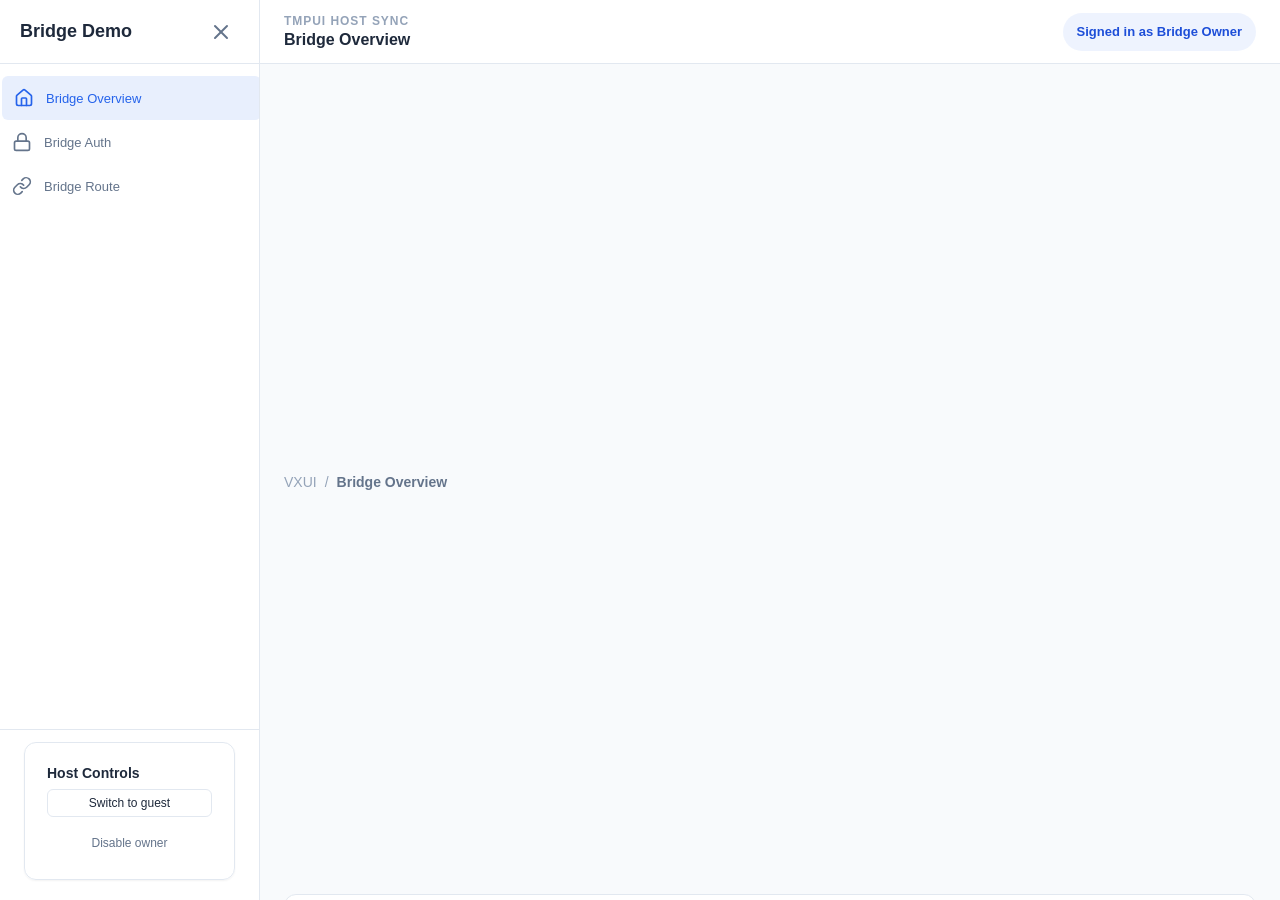
<file: examples/bridge.html>
<!--
  vxUI Framework v0.0.1
  Copyright (c) 2026 TMPLINK STUDIO
  Released under the MIT License
-->
<!DOCTYPE html>
<html lang="en">
<head>
    <meta charset="UTF-8">
    <meta name="viewport" content="width=device-width, initial-scale=1.0">
    <title>vxUI — tmpUI Bridge Demo</title>
    <link rel="stylesheet" href="../css/vxui-framework.css">
</head>
<body>
<div class="vx-app" id="vx-app">
    <div class="vx-shell vx-layout">
        <div class="vx-sidebar-overlay" data-vx-sidebar-overlay></div>

        <aside class="vx-sidebar" id="vx-sidebar">
            <div class="vx-sidebar-header">
                <button class="vx-sidebar-brand" type="button" data-vx-route="bridge-overview">
                    <span class="vx-sidebar-brand-text">Bridge Demo</span>
                </button>
                <button class="vx-btn-icon" type="button" data-vx-sidebar-toggle style="margin-left:auto" title="Close">
                    <i data-lucide="x"></i>
                </button>
            </div>

            <nav class="vx-sidebar-nav" id="vx-sidebar-nav"></nav>

            <div class="vx-sidebar-bottom-menu">
                <div class="vx-nav-section">
                    <div class="vx-card" style="margin:0 12px 8px">
                        <h3 class="vx-card-title" style="font-size:14px;margin-bottom:8px">Host Controls</h3>
                        <div class="vx-stack">
                            <button class="vx-btn vx-btn-secondary vx-btn-sm" type="button" id="bridge-host-login"></button>
                            <button class="vx-btn vx-btn-ghost vx-btn-sm" type="button" id="bridge-host-owner"></button>
                        </div>
                    </div>
                </div>
            </div>
        </aside>

        <div class="vx-main">
            <header class="vx-header">
                <div class="vx-header-left">
                    <button class="vx-btn-icon vx-portrait-sidebar-btn" type="button" data-vx-sidebar-toggle title="Menu">
                        <i data-lucide="menu"></i>
                    </button>
                    <div class="vx-header-meta">
                        <span class="vx-eyebrow">tmpUI Host Sync</span>
                        <h1 class="vx-page-title" id="vx-current-title">Bridge</h1>
                    </div>
                </div>
                <div class="vx-header-right">
                    <span class="vx-auth-pill" id="vx-auth-pill"></span>
                </div>
            </header>

            <div class="vx-page">
                <nav class="vx-breadcrumb" id="vx-breadcrumb"></nav>
                <div id="vx-view"></div>
            </div>
        </div>

        <nav class="vx-mobile-bar" id="vx-mobile-bar"></nav>
    </div>
</div>

<script src="../lib/lucide.js"></script>
<script src="../js/vxui-framework.js"></script>
<script src="../js/vxui-tmpui-bridge.js"></script>
<script src="./bridge-demo.js"></script>
</body>
</html>
</file>
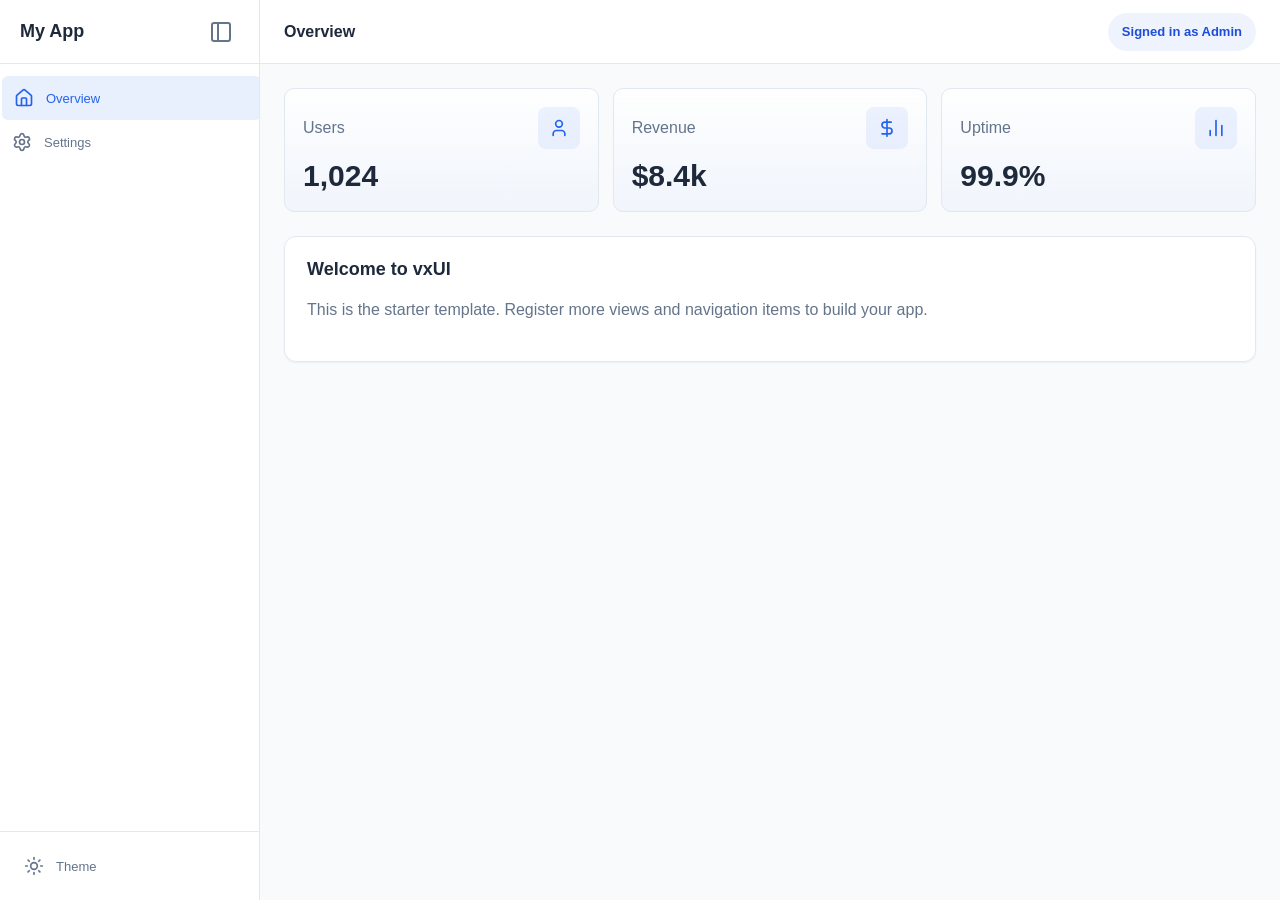
<file: examples/starter.html>
<!--
  vxUI Framework v0.0.1
  Copyright (c) 2026 TMPLINK STUDIO
  Released under the MIT License
-->
<!DOCTYPE html>
<html lang="en">
<head>
    <meta charset="UTF-8">
    <meta name="viewport" content="width=device-width, initial-scale=1.0">
    <title>My App — vxUI Starter</title>
    <link rel="stylesheet" href="../css/vxui-framework.css">
</head>
<body>
<div id="vx-app" class="vx-app">
    <div class="vx-shell vx-layout">

        <div class="vx-sidebar-overlay" data-vx-sidebar-overlay></div>

        <aside id="vx-sidebar" class="vx-sidebar">
            <div class="vx-sidebar-header">
                <button class="vx-sidebar-brand" type="button" data-vx-route="overview">
                    <span class="vx-sidebar-brand-text">My App</span>
                </button>
                <button class="vx-btn-icon" type="button" data-vx-sidebar-toggle style="margin-left:auto" title="Toggle sidebar">
                    <i data-lucide="panel-left"></i>
                </button>
            </div>

            <!-- Dynamic nav rendered by setNavigation() -->
            <nav class="vx-sidebar-nav" id="vx-sidebar-nav"></nav>

            <div class="vx-sidebar-bottom-menu">
                <div class="vx-nav-section">
                    <button class="vx-nav-item" type="button" id="theme-toggle">
                        <i data-lucide="sun"></i>
                        <span class="vx-nav-item-text">Theme</span>
                    </button>
                </div>
            </div>
        </aside>

        <div class="vx-main">
            <header class="vx-header">
                <div class="vx-header-left">
                    <button class="vx-btn-icon vx-portrait-sidebar-btn" type="button" data-vx-sidebar-toggle title="Menu">
                        <i data-lucide="menu"></i>
                    </button>
                    <h1 class="vx-page-title" id="vx-current-title">Overview</h1>
                </div>
                <div class="vx-header-right">
                    <span id="vx-auth-pill" class="vx-auth-pill"></span>
                </div>
            </header>

            <div id="vx-view" class="vx-content"></div>
        </div>

    </div>
</div>

<script src="../lib/lucide.js"></script>
<script src="../js/vxui-framework.js"></script>
<script>
(function () {
    'use strict';

    var app = new VXUIFramework({
        root: '#vx-app',
        defaultView: 'overview',
        authProvider: function () {
            return { loggedIn: true, owner: true, user: { name: 'Admin' } };
        }
    });

    app.registerViews({
        overview: {
            title: 'Overview',
            render: function () {
                return [
                    '<div class="vx-view">',
                        '<div class="vx-stat-grid">',
                            '<div class="vx-stat"><div class="vx-stat-top"><span class="vx-stat-label">Users</span><span class="vx-stat-icon"><i data-lucide="user"></i></span></div><div class="vx-stat-value">1,024</div></div>',
                            '<div class="vx-stat"><div class="vx-stat-top"><span class="vx-stat-label">Revenue</span><span class="vx-stat-icon"><i data-lucide="dollar-sign"></i></span></div><div class="vx-stat-value">$8.4k</div></div>',
                            '<div class="vx-stat"><div class="vx-stat-top"><span class="vx-stat-label">Uptime</span><span class="vx-stat-icon"><i data-lucide="bar-chart-2"></i></span></div><div class="vx-stat-value">99.9%</div></div>',
                        '</div>',
                        '<section class="vx-panel">',
                            '<h2 class="vx-panel-title">Welcome to vxUI</h2>',
                            '<p class="vx-copy">This is the starter template. Register more views and navigation items to build your app.</p>',
                        '</section>',
                    '</div>'
                ].join('');
            }
        },

        settings: {
            title: 'Settings',
            requiresAuth: true,
            render: function () {
                return [
                    '<div class="vx-view">',
                        '<section class="vx-panel">',
                            '<h2 class="vx-panel-title">Settings</h2>',
                            '<div class="vx-stack">',
                                '<label class="vx-switch is-active" onclick="this.classList.toggle(\'is-active\')">',
                                    '<div class="vx-switch-copy"><strong>Notifications</strong><span>Receive email alerts for important events.</span></div>',
                                    '<span class="vx-switch-knob"></span>',
                                '</label>',
                                '<label class="vx-switch" onclick="this.classList.toggle(\'is-active\')">',
                                    '<div class="vx-switch-copy"><strong>Two-factor authentication</strong><span>Add an extra layer of security.</span></div>',
                                    '<span class="vx-switch-knob"></span>',
                                '</label>',
                            '</div>',
                        '</section>',
                    '</div>'
                ].join('');
            }
        }
    });

    app.setNavigation([
        { view: 'overview', label: 'Overview', icon: 'house' },
        { view: 'settings', label: 'Settings', icon: 'settings', showWhenLoggedIn: true }
    ]);

    app.init().then(function () {
        var btn = document.getElementById('theme-toggle');
        if (btn) {
            btn.addEventListener('click', function () { app.cycleTheme(); });
        }
    });

})();
</script>
</body>
</html>
</file>
<file: css/vxui-framework.css>
/*!
 * vxUI Framework v0.0.1
 * Copyright (c) 2026 TMPLINK STUDIO
 * Released under the MIT License
 */
:root {
    --vx-primary: #2563eb;
    --vx-primary-strong: #1d4ed8;
    --vx-primary-light: rgba(37, 99, 235, 0.1);
    --vx-primary-soft: rgba(37, 99, 235, 0.08);
    --vx-secondary: #64748b;
    --vx-success: #10b981;
    --vx-warning: #f59e0b;
    --vx-danger: #ef4444;
    --vx-info: #3b82f6;

    --vx-bg: #f8fafc;
    --vx-bg-accent: #f1f5f9;
    --vx-bg-secondary: #f1f5f9;
    --vx-surface: #ffffff;
    --vx-surface-strong: #ffffff;
    --vx-surface-hover: #f8fafc;
    --vx-border: #e2e8f0;
    --vx-border-strong: #cbd5e1;

    --vx-text: #1e293b;
    --vx-text-secondary: #64748b;
    --vx-text-muted: #94a3b8;
    --vx-text-inverse: #ffffff;

    --vx-shadow-sm: 0 1px 2px rgba(0, 0, 0, 0.05);
    --vx-shadow: 0 4px 6px -1px rgba(0, 0, 0, 0.1), 0 2px 4px -1px rgba(0, 0, 0, 0.06);
    --vx-shadow-lg: 0 20px 25px -5px rgba(0, 0, 0, 0.1), 0 10px 10px -5px rgba(0, 0, 0, 0.04);

    --vx-radius-sm: 4px;
    --vx-radius: 6px;
    --vx-radius-lg: 10px;
    --vx-radius-full: 9999px;
    --vx-radius-pill: 999px;

    --vx-font: -apple-system, BlinkMacSystemFont, "Segoe UI", Roboto, "Helvetica Neue", Arial, sans-serif;
    --vx-mono: "SF Mono", Monaco, Consolas, "Liberation Mono", "Courier New", monospace;

    --vx-sidebar-width: 260px;
    --vx-sidebar-width-collapsed: 64px;
    --vx-header-height: 64px;
    --vx-header-bg: #ffffff;
    --vx-mobile-bar-height: 64px;
    --vx-transition: 180ms ease;
    --vx-transition-fast: all 0.15s ease;
    --vx-transition-slow: all 0.3s ease;
    --vx-text-xs: 12px;
    --vx-text-sm: 13px;
    --vx-text-base: 14px;
    --vx-text-lg: 16px;
    --vx-text-xl: 18px;
    --vx-z-sticky: 30;
}

html.vx-dark {
    --vx-bg: #111827;
    --vx-bg-accent: #1e293b;
    --vx-bg-secondary: #1e293b;
    --vx-surface: #1e293b;
    --vx-surface-strong: #1e293b;
    --vx-surface-hover: #334155;
    --vx-border: rgba(148, 163, 184, 0.18);
    --vx-border-strong: rgba(148, 163, 184, 0.32);
    --vx-text: #f1f5f9;
    --vx-text-secondary: #94a3b8;
    --vx-text-muted: #94a3b8;
    --vx-shadow-sm: 0 8px 20px rgba(0, 0, 0, 0.22);
    --vx-shadow: 0 20px 44px rgba(0, 0, 0, 0.28);
    --vx-shadow-lg: 0 28px 70px rgba(0, 0, 0, 0.38);
    --vx-header-bg: #1e293b;
}

html,
body {
    margin: 0;
    min-height: 100%;
    background: var(--vx-bg);
    color: var(--vx-text);
    font-family: var(--vx-font);
}

body.vx-sidebar-open,
body.vx-sidebar-lock,
body.vx-modal-lock {
    overflow: hidden;
}

body.vx-sidebar-open {
    position: fixed;
    width: 100%;
}

.vx-app,
.vx-app * {
    box-sizing: border-box;
}

.vx-app {
    min-height: 100vh;
    color: var(--vx-text);
}

.vx-toast-root,
.vx-modal-root {
    position: relative;
    z-index: 2000;
}

.vx-shell {
    display: flex;
    min-height: 100vh;
}

.vx-sidebar-overlay {
    display: none;
    position: fixed;
    inset: 0;
    background: rgba(15, 23, 42, 0.46);
    backdrop-filter: blur(6px);
    z-index: 50;
}

.vx-sidebar {
    width: var(--vx-sidebar-width);
    height: 100vh;
    height: 100dvh;
    position: fixed;
    top: 0;
    left: 0;
    background: var(--vx-surface);
    border-right: 1px solid var(--vx-border);
    display: flex;
    flex-direction: column;
    z-index: 60;
    transition: var(--vx-transition-slow);
    overflow-y: auto;
    overflow-x: hidden;
    -webkit-overflow-scrolling: touch;
}

.vx-sidebar-header,
.vx-sidebar-footer,
.vx-sidebar-nav {
    display: flex;
    flex-direction: column;
}

.vx-sidebar-header {
    flex-direction: row;
    justify-content: flex-start;
    height: var(--vx-header-height);
    min-height: var(--vx-header-height);
    align-items: center;
    padding: 0 20px;
    border-bottom: 1px solid var(--vx-border);
    flex-shrink: 0;
}

.vx-sidebar-brand {
    display: flex;
    align-items: center;
    gap: 12px;
    text-decoration: none;
    background: transparent;
    padding: 0;
    appearance: none;
    border: none;
    cursor: pointer;
    font: inherit;
    text-align: left;
}

.vx-sidebar-brand-logo {
    width: 32px;
    height: 32px;
    border-radius: var(--vx-radius-sm);
}

.vx-sidebar-brand-text {
    font-size: var(--vx-text-xl);
    font-weight: 600;
    color: var(--vx-text);
}

.vx-sidebar-nav {
    flex: 0 0 auto;
    overflow: visible;
    padding: 12px 0;
}

.vx-nav-section {
    padding: 0 12px;
    margin-bottom: 8px;
    display: flex;
    flex-direction: column;
    gap: 2px;
}

.vx-nav-divider {
    height: 1px;
    background: var(--vx-border);
    margin: 10px 12px;
    flex-shrink: 0;
}

.vx-nav-title {
    display: flex;
    align-items: center;
    padding: 8px 12px;
    font-size: var(--vx-text-xs);
    font-weight: 600;
    color: var(--vx-text-muted);
    text-transform: uppercase;
    letter-spacing: 0.5px;
}

.vx-sidebar-bottom-menu {
    padding: 12px 0;
    border-top: 1px solid var(--vx-border);
    flex-shrink: 0;
    margin-top: auto;
}

.vx-sidebar-bottom-menu .vx-nav-section {
    margin-bottom: 0;
}

.vx-sidebar-footer {
    padding: 12px;
    border-top: 1px solid var(--vx-border);
    flex-shrink: 0;
    position: relative;
    overflow: visible;
}

.vx-layout.vx-logged-out .vx-sidebar-bottom-menu {
    display: none;
}

.vx-layout.vx-logged-out .vx-sidebar-footer {
    border-top: none;
}

.vx-lang-switcher {
    width: 100%;
    border-radius: var(--vx-radius);
    transition: var(--vx-transition-fast);
    margin-bottom: 6px;
}

.vx-lang-switcher .vx-nav-item {
    position: relative;
}

.vx-lang-switcher .vx-lang-arrow {
    margin-left: auto;
    font-size: 12px;
    transition: transform 0.2s ease;
}

.vx-lang-switcher.open .vx-lang-arrow {
    transform: rotate(180deg);
}

.vx-lang-switcher.open {
    background: var(--vx-primary-light);
    box-shadow: 0 4px 12px -4px rgba(37, 99, 235, 0.15);
}

.vx-lang-switcher.open .vx-nav-item {
    background: transparent;
    color: var(--vx-primary);
    border-radius: 0;
}

.vx-lang-switcher.open .vx-nav-item:hover {
    background: rgba(255, 255, 255, 0.3);
    color: var(--vx-primary);
}

.vx-lang-options {
    display: grid;
    grid-template-rows: 0fr;
    transition: grid-template-rows 0.28s cubic-bezier(0.16, 1, 0.3, 1);
    background: transparent;
    border-radius: 0;
    margin: 0;
    padding: 0;
}

.vx-lang-options-inner {
    overflow: hidden;
    min-height: 0;
}

.vx-lang-switcher.open .vx-lang-options {
    grid-template-rows: 1fr;
    padding: 0 0 4px;
}

.vx-lang-option {
    display: flex;
    align-items: center;
    padding: 10px 16px 10px 44px;
    margin: 0;
    font-size: var(--vx-text-sm);
    color: var(--vx-primary);
    cursor: pointer;
    border-radius: 0;
    transition: var(--vx-transition-fast);
}

.vx-lang-option:hover {
    background: rgba(255, 255, 255, 0.3);
    color: var(--vx-primary);
}

.vx-lang-option.active {
    font-weight: 600;
}

html.vx-dark .vx-lang-switcher.open {
    background: rgba(37, 99, 235, 0.15);
    box-shadow: 0 4px 12px -4px rgba(37, 99, 235, 0.2);
}

html.vx-dark .vx-lang-switcher.open .vx-nav-item:hover,
html.vx-dark .vx-lang-option:hover {
    background: rgba(255, 255, 255, 0.1);
}

.vx-nav-list {
    display: flex;
    flex-direction: column;
    gap: 2px;
}

.vx-nav-item,
.vx-mobile-btn,
.vx-icon-button,
.vx-btn,
.vx-btn-chip {
    appearance: none;
    border: none;
    cursor: pointer;
    font: inherit;
}

.vx-nav-item {
    display: flex;
    align-items: center;
    gap: 12px;
    width: 100%;
    padding: 10px 12px;
    border-radius: var(--vx-radius);
    background: transparent;
    color: var(--vx-text-secondary);
    transition: background 0.15s ease, color 0.15s ease, transform 0.15s cubic-bezier(0.34, 1.56, 0.64, 1);
    text-align: left;
    text-decoration: none;
    font-size: var(--vx-text-sm);
    outline: none;
}

.vx-nav-item:hover {
    background: var(--vx-surface-hover);
    color: var(--vx-text);
    transform: translateX(2px);
}

.vx-nav-item:focus {
    outline: none;
}

.vx-nav-item:focus-visible {
    box-shadow: 0 0 0 2px var(--vx-primary-light);
}

.vx-nav-item svg,
.vx-mobile-btn svg,
.vx-icon-button svg,
.vx-stat-icon svg,
.vx-feature-icon svg,
.vx-empty-icon svg,
.vx-mob-topbar-btn svg {
    font-size: 18px;
    width: 20px;
    flex-shrink: 0;
}

.vx-nav-item:hover,
.vx-nav-item.is-active,
.vx-nav-item.active {
    background: var(--vx-surface-hover);
    color: var(--vx-text);
    transform: translateX(2px);
}

.vx-nav-item.is-active,
.vx-nav-item.active {
    background: var(--vx-primary-light);
    color: var(--vx-primary);
}

/* ==================== Submenu ==================== */
.vx-nav-group {
    display: flex;
    flex-direction: column;
}

.vx-nav-group-toggle {
    position: relative;
}

.vx-nav-chevron {
    margin-left: auto;
    flex-shrink: 0;
    width: 16px !important;
    height: 16px;
    opacity: 0.5;
    transition: transform var(--vx-transition), opacity var(--vx-transition);
}

.vx-nav-group-toggle:hover .vx-nav-chevron {
    opacity: 0.9;
}

.vx-nav-group.open > .vx-nav-group-toggle .vx-nav-chevron {
    transform: rotate(90deg);
    opacity: 0.9;
}

.vx-nav-group.has-active > .vx-nav-group-toggle {
    color: var(--vx-primary);
}

.vx-nav-group.has-active > .vx-nav-group-toggle .vx-nav-chevron {
    opacity: 1;
}

.vx-nav-submenu {
    display: grid;
    grid-template-rows: 0fr;
    transition: grid-template-rows 0.28s cubic-bezier(0.16, 1, 0.3, 1),
                opacity 0.2s ease,
                margin-top 0.28s cubic-bezier(0.16, 1, 0.3, 1);
    opacity: 0;
    margin-top: 0;
}

.vx-nav-group.open > .vx-nav-submenu {
    grid-template-rows: 1fr;
    opacity: 1;
    margin-top: 2px;
}

.vx-nav-submenu-inner {
    overflow: hidden;
    min-height: 0;
    position: relative;
    display: flex;
    flex-direction: column;
    gap: 2px;
    padding-left: 12px;
    padding-bottom: 4px;
}



.vx-nav-subitem {
    font-size: var(--vx-text-sm);
    padding-left: 32px;
    color: var(--vx-text-secondary);
}

.vx-nav-subitem:hover {
    color: var(--vx-text);
}

.vx-nav-subitem.active,
.vx-nav-subitem.is-active {
    background: var(--vx-primary-light);
    color: var(--vx-primary);
}

.vx-layout.sidebar-collapsed .vx-nav-chevron,
.vx-layout.sidebar-collapsed .vx-nav-submenu {
    display: none !important;
}

.vx-main {
    display: flex;
    flex: 1;
    flex-direction: column;
    margin-left: var(--vx-sidebar-width);
    min-width: 0;
    transition: margin-left 0.3s ease;
    overflow-x: hidden;
}

.vx-layout.sidebar-collapsed .vx-sidebar {
    width: var(--vx-sidebar-width-collapsed);
}

.vx-layout.sidebar-collapsed .vx-sidebar-brand-text,
.vx-layout.sidebar-collapsed .vx-nav-title,
.vx-layout.sidebar-collapsed .vx-nav-item-text,
.vx-layout.sidebar-collapsed .vx-lang-arrow,
.vx-layout.sidebar-collapsed .vx-sidebar-copyright {
    display: none;
}

.vx-layout.sidebar-collapsed .vx-nav-item {
    justify-content: center;
    padding: 12px;
}

.vx-layout.sidebar-collapsed .vx-main {
    margin-left: var(--vx-sidebar-width-collapsed);
}

body.vx-sidebar-open .vx-sidebar {
    overflow-y: auto;
    overflow-x: hidden;
    -webkit-overflow-scrolling: touch;
}

@media (max-width: 768px) {
    body.vx-sidebar-open .vx-sidebar-nav {
        flex: none;
        overflow: visible;
    }

    body.vx-sidebar-open .vx-sidebar-bottom-menu {
        margin-top: 0;
    }

    body.vx-sidebar-open .vx-sidebar {
        padding-bottom: calc(var(--vx-mobile-bar-height) + 40px + env(safe-area-inset-bottom));
    }
}

/* ==================== Shared Layout Blocks ==================== */
.vx-header {
    display: flex;
    align-items: center;
    justify-content: space-between;
    height: var(--vx-header-height);
    min-height: var(--vx-header-height);
    padding: 0 24px;
    background: var(--vx-header-bg);
    border-bottom: 1px solid var(--vx-border);
    position: sticky;
    top: 0;
    z-index: var(--vx-z-sticky);
}

.vx-header-left {
    display: flex;
    align-items: center;
    gap: 12px;
    flex: 1;
    height: 100%;
    min-width: 0;
    overflow: hidden;
}

.vx-header-right {
    display: flex;
    align-items: center;
    justify-content: flex-end;
    gap: 12px;
    height: 100%;
    flex-shrink: 0;
}

.vx-sidebar-brand,
.vx-breadcrumb {
    min-height: 100%;
    display: flex;
    align-items: center;
}

.vx-btn-icon.vx-portrait-sidebar-btn {
    display: none;
}

.vx-content {
    flex: 1;
    padding: 24px;
    overflow-y: auto;
}

.vx-content-list {
    padding: 0;
    height: 100%;
    display: flex;
    flex-direction: column;
    overflow-x: hidden;
    max-width: 100%;
}

.vx-header-minimal {
    position: sticky;
    top: 0;
    z-index: var(--vx-z-sticky);
    padding: 12px 20px;
    background: var(--vx-surface);
    backdrop-filter: blur(12px);
    -webkit-backdrop-filter: blur(12px);
    border-bottom: 1px solid var(--vx-border);
    margin-bottom: 0;
}

.vx-page-title {
    margin: 0;
    display: flex;
    align-items: center;
    gap: 8px;
    min-width: 0;
    font-size: var(--vx-text-lg);
    font-weight: 600;
    line-height: 1.2;
    color: var(--vx-text);
}

.vx-page-title svg {
    font-size: 22px;
    flex-shrink: 0;
}

.vx-header-minimal .vx-page-title {
    font-size: 16px;
    font-weight: 600;
}

.vx-view-toggle .vx-btn-icon.active {
    background: var(--vx-primary-light);
    color: var(--vx-primary);
}

.vx-btn-icon {
    display: inline-flex;
    align-items: center;
    justify-content: center;
    width: 36px;
    height: 36px;
    padding: 0;
    background: transparent;
    border: none;
    border-radius: var(--vx-radius);
    color: var(--vx-text-secondary);
    cursor: pointer;
    transition: background 0.15s ease, color 0.15s ease, transform 0.15s cubic-bezier(0.34, 1.56, 0.64, 1);
}

.vx-btn-icon:hover {
    background: var(--vx-surface-hover);
    color: var(--vx-text);
    transform: scale(1.06);
}

.vx-btn-icon:active:not(:disabled) {
    transform: scale(0.92);
}

.vx-btn-icon svg {
    font-size: 18px;
}

.vx-btn-group {
    display: inline-flex;
    gap: 4px;
}

/* ==================== Shared File List ==================== */
.vx-list-container {
    width: 100%;
    flex: 1;
    background: var(--vx-surface);
    border-radius: 0;
    overflow: hidden;
    display: flex;
    flex-direction: column;
}

.vx-list-header {
    display: flex;
    align-items: center;
    padding: 12px 16px;
    background: var(--vx-bg-secondary);
    border-bottom: 1px solid var(--vx-border);
    font-size: 12px;
    font-weight: 600;
    color: var(--vx-text-secondary);
    text-transform: uppercase;
    letter-spacing: 0.5px;
}

.vx-list-col {
    flex-shrink: 0;
}

.vx-list-col-name {
    flex: 1;
    min-width: 200px;
    display: flex;
    align-items: center;
    gap: 12px;
}

.vx-list-col-size {
    width: 100px;
    text-align: right;
}

.vx-list-col-date {
    width: 150px;
    text-align: right;
    padding-right: 16px;
}

.vx-list-col-actions {
    width: 140px;
    text-align: right;
}

.vx-list-body {
    flex: 1;
    overflow-y: auto;
    overflow-x: hidden;
}

.vx-list-row {
    display: flex;
    align-items: center;
    padding: 12px 16px;
    border-bottom: 1px solid var(--vx-border);
    transition: background 0.15s ease;
    cursor: pointer;
    overflow: hidden;
    max-width: 100%;
}

.vx-list-row:hover {
    background: var(--vx-surface-hover);
}

.vx-list-row:last-child {
    border-bottom: none;
}

.vx-list-row.selected,
.vx-list-row.is-selected {
    background: var(--vx-primary-light);
}

.vx-list-checkbox {
    width: 20px;
    height: 20px;
    margin-right: 0;
    border: 2px solid var(--vx-border-strong);
    border-radius: 4px;
    cursor: pointer;
    transition: all 0.15s ease;
    display: flex;
    align-items: center;
    justify-content: center;
    flex-shrink: 0;
    background: transparent;
}

.vx-list-checkbox:hover {
    border-color: var(--vx-primary);
}

.vx-list-row.selected .vx-list-checkbox,
.vx-list-row.is-selected .vx-list-checkbox,
.vx-list-checkbox.vx-checked,
.vx-list-checkbox.is-checked {
    background: var(--vx-primary);
    border-color: var(--vx-primary);
}

.vx-list-row.selected .vx-list-checkbox::after,
.vx-list-row.is-selected .vx-list-checkbox::after,
.vx-list-checkbox.vx-checked::after,
.vx-list-checkbox.is-checked::after {
    content: '';
    width: 6px;
    height: 10px;
    border: solid white;
    border-width: 0 2px 2px 0;
    transform: rotate(45deg) translate(-1px, -1px);
}

.vx-list-name {
    flex: 1;
    display: flex;
    align-items: center;
    gap: 12px;
    min-width: 0;
    overflow: hidden;
}

.vx-list-icon {
    width: 32px;
    height: 32px;
    display: flex;
    align-items: center;
    justify-content: center;
    flex-shrink: 0;
}

.vx-list-icon svg {
    font-size: 24px;
    color: var(--vx-primary) !important;
}

.vx-list-size,
.vx-list-date {
    color: var(--vx-text-secondary);
    font-size: 13px;
}

.vx-list-size {
    width: 100px;
    text-align: right;
}

.vx-list-date {
    width: 150px;
    text-align: right;
    padding-right: 16px;
}

.vx-list-actions {
    width: 140px;
    display: flex;
    justify-content: flex-end;
    gap: 4px;
}

.vx-list-action-btn {
    width: 32px;
    height: 32px;
    border: none;
    background: none;
    border-radius: var(--vx-radius-sm);
    cursor: pointer;
    display: flex;
    align-items: center;
    justify-content: center;
    color: var(--vx-text-secondary);
    transition: all 0.15s ease;
}

.vx-list-action-btn svg {
    font-size: 18px;
}

.vx-list-action-btn:hover {
    background: var(--vx-bg-secondary);
    color: var(--vx-primary);
}

.vx-list-action-btn.vx-action-danger:hover {
    background: rgba(239, 68, 68, 0.1);
    color: var(--vx-danger);
}

.vx-list-filename {
    flex: 1;
    min-width: 0;
    display: flex;
    align-items: center;
    flex-wrap: nowrap;
    gap: 4px;
    overflow: hidden;
}

.vx-list-filename a {
    color: var(--vx-text);
    text-decoration: none;
    font-weight: 500;
    white-space: nowrap;
    overflow: hidden;
    text-overflow: ellipsis;
    max-width: 100%;
    display: inline-block;
    flex-shrink: 1;
}

.vx-sort-icon {
    margin-left: 6px;
    font-size: 12px;
    color: var(--vx-text-muted);
}

.vx-sort-icon.active {
    color: var(--vx-primary);
}

.vx-breadcrumb a,
.vx-breadcrumb a:link,
.vx-breadcrumb a:visited {
    max-width: 180px;
    overflow: hidden;
    text-overflow: ellipsis;
    white-space: nowrap;
    flex-shrink: 0;
    color: var(--vx-text-secondary);
    text-decoration: none;
    padding: 4px 8px;
    border-radius: var(--vx-radius-sm);
    transition: var(--vx-transition-fast);
}

.vx-breadcrumb a:hover {
    background: var(--vx-surface-hover);
    color: var(--vx-text);
}

.vx-topbar {
    position: sticky;
    top: 0;
    z-index: 30;
    display: flex;
    align-items: center;
    justify-content: space-between;
    min-height: var(--vx-header-height);
    gap: 12px;
    padding: 12px 16px;
    background: var(--vx-surface);
    border-bottom: 1px solid var(--vx-border);
}

.vx-topbar-cluster,
.vx-inline-actions,
.vx-header-meta {
    display: flex;
    align-items: center;
    gap: 12px;
}

.vx-header-meta {
    flex-direction: column;
    align-items: flex-start;
    gap: 2px;
}

.vx-topbar-title {
    margin: 0;
    font-size: 16px;
    font-weight: 600;
    line-height: 1.1;
}

.vx-topbar-subtitle,
.vx-eyebrow {
    font-size: 12px;
    font-weight: 700;
    letter-spacing: 0.08em;
    text-transform: uppercase;
    color: var(--vx-text-muted);
}

.vx-page {
    display: flex;
    flex: 1;
    flex-direction: column;
    gap: 18px;
    padding: 24px;
}

.vx-breadcrumb {
    display: flex;
    align-items: center;
    gap: 8px;
    color: var(--vx-text-muted);
    font-size: 14px;
}

.vx-breadcrumb-item.is-current {
    color: var(--vx-text-secondary);
    font-weight: 600;
}

.vx-view {
    display: flex;
    flex-direction: column;
    gap: 24px;
}

.vx-hero,
.vx-card,
.vx-panel,
.vx-showcase,
.vx-code-block,
.vx-surface,
.vx-selection-bar,
.vx-mob-topbar,
.vx-empty,
.vx-skeleton-group {
    background: color-mix(in srgb, var(--vx-surface) 92%, transparent);
    border: 1px solid var(--vx-border);
    box-shadow: var(--vx-shadow-sm);
    backdrop-filter: blur(14px);
}

.vx-hero {
    display: grid;
    grid-template-columns: minmax(0, 1.3fr) minmax(280px, 0.9fr);
    gap: 20px;
    padding: 28px;
    border-radius: 16px;
}

.vx-hero-title {
    margin: 0;
    font-size: clamp(30px, 4vw, 48px);
    line-height: 1.04;
}

.vx-hero-copy,
.vx-copy,
.vx-card-copy,
.vx-dialog-copy,
.vx-empty-copy {
    color: var(--vx-text-secondary);
    line-height: 1.7;
}

.vx-hero-actions,
.vx-grid,
.vx-stat-grid,
.vx-control-grid,
.vx-form-grid,
.vx-chip-row,
.vx-card-grid {
    display: grid;
    gap: 14px;
}

.vx-hero-actions {
    grid-template-columns: repeat(auto-fit, minmax(180px, 1fr));
    margin-top: 22px;
}

.vx-stat-grid {
    grid-template-columns: repeat(auto-fit, minmax(180px, 1fr));
}

.vx-card-grid {
    grid-template-columns: repeat(auto-fit, minmax(240px, 1fr));
}

.vx-grid.is-two {
    grid-template-columns: repeat(2, minmax(0, 1fr));
}

.vx-grid.is-three {
    grid-template-columns: repeat(3, minmax(0, 1fr));
}

.vx-card,
.vx-panel,
.vx-showcase,
.vx-code-block,
.vx-empty,
.vx-skeleton-group,
.vx-selection-bar {
    border-radius: 12px;
    transition: transform 0.2s cubic-bezier(0.16, 1, 0.3, 1), box-shadow 0.2s ease;
}

.vx-card:hover {
    transform: translateY(-2px);
    box-shadow: var(--vx-shadow);
}

.vx-card,
.vx-panel,
.vx-showcase,
.vx-empty,
.vx-skeleton-group,
.vx-selection-bar {
    padding: 22px;
}

.vx-card-title,
.vx-panel-title,
.vx-showcase-title {
    margin: 0 0 8px;
    font-size: 18px;
}

.vx-stat {
    display: flex;
    flex-direction: column;
    gap: 10px;
    padding: 18px;
    border-radius: 10px;
    background: linear-gradient(180deg, color-mix(in srgb, var(--vx-surface-strong) 88%, transparent), color-mix(in srgb, var(--vx-primary-soft) 45%, transparent));
    border: 1px solid var(--vx-border);
    transition: transform 0.2s cubic-bezier(0.16, 1, 0.3, 1), box-shadow 0.2s ease;
}

.vx-stat:hover {
    transform: translateY(-2px);
    box-shadow: var(--vx-shadow);
}

.vx-stat-top {
    display: flex;
    align-items: center;
    justify-content: space-between;
}

.vx-stat-value {
    font-size: 30px;
    font-weight: 800;
}

.vx-stat-label,
.vx-hint,
.vx-note {
    color: var(--vx-text-secondary);
}

.vx-stat-icon,
.vx-feature-icon,
.vx-empty-icon {
    display: inline-flex;
    align-items: center;
    justify-content: center;
    width: 42px;
    height: 42px;
    border-radius: 8px;
    background: var(--vx-primary-soft);
    color: var(--vx-primary);
}

.vx-feature-list,
.vx-stack {
    display: flex;
    flex-direction: column;
    gap: 12px;
}

.vx-feature {
    display: flex;
    gap: 12px;
    align-items: flex-start;
}

.vx-code-block {
    padding: 0;
    overflow: hidden;
}

.vx-code-head {
    display: flex;
    align-items: center;
    justify-content: space-between;
    padding: 14px 18px;
    border-bottom: 1px solid var(--vx-border);
    font-size: 13px;
    color: var(--vx-text-muted);
}

.vx-code-block pre {
    margin: 0;
    padding: 18px;
    overflow-x: auto;
    font-family: var(--vx-mono);
    font-size: 13px;
    line-height: 1.7;
}

.vx-btn {
    display: inline-flex;
    align-items: center;
    justify-content: center;
    gap: 6px;
    padding: 8px 16px;
    font-size: var(--vx-text-sm);
    font-weight: 500;
    border: 1px solid transparent;
    border-radius: var(--vx-radius);
    cursor: pointer;
    transition: background 0.15s ease, border-color 0.15s ease, color 0.15s ease, transform 0.15s cubic-bezier(0.34, 1.56, 0.64, 1), box-shadow 0.15s ease;
    text-decoration: none;
    white-space: nowrap;
    outline: none;
}

.vx-btn:hover:not(:disabled) {
    transform: translateY(-1px);
}

.vx-btn:active:not(:disabled) {
    transform: translateY(0) scale(0.97);
}

.vx-btn:disabled {
    opacity: 0.5;
    cursor: not-allowed;
}

.vx-btn svg {
    font-size: 16px;
}

.vx-btn-primary {
    background: var(--vx-primary);
    color: var(--vx-text-inverse);
    border-color: var(--vx-primary);
}

.vx-btn-primary:hover {
    background: var(--vx-primary-strong);
    border-color: var(--vx-primary-strong);
}

.vx-btn-secondary {
    background: var(--vx-surface);
    color: var(--vx-text);
    border-color: var(--vx-border);
}

.vx-btn-secondary:hover {
    border-color: var(--vx-border-strong);
}

.vx-btn-ghost {
    background: transparent;
    color: var(--vx-text-secondary);
    border-color: transparent;
}

.vx-btn-ghost:hover {
    background: var(--vx-surface-hover);
    color: var(--vx-text);
}

.vx-btn-danger {
    background: var(--vx-danger);
    color: var(--vx-text-inverse);
    border-color: var(--vx-danger);
}

.vx-btn-sm {
    padding: 6px 12px;
    font-size: var(--vx-text-xs);
}

.vx-btn-chip {
    display: inline-flex;
    align-items: center;
    gap: 8px;
    padding: 10px 14px;
    border-radius: var(--vx-radius-pill);
    background: var(--vx-surface-strong);
    border: 1px solid var(--vx-border);
    color: var(--vx-text-secondary);
}

.vx-btn-chip.is-active {
    background: var(--vx-primary-soft);
    border-color: color-mix(in srgb, var(--vx-primary) 35%, transparent);
    color: var(--vx-primary);
}

.vx-icon-button,
.vx-mob-topbar-btn {
    display: inline-flex;
    align-items: center;
    justify-content: center;
    width: 42px;
    height: 42px;
    border-radius: 8px;
    background: var(--vx-surface-strong);
    border: 1px solid var(--vx-border);
    color: var(--vx-text-secondary);
    transition: background 0.15s ease, border-color 0.15s ease, color 0.15s ease, transform 0.15s cubic-bezier(0.34, 1.56, 0.64, 1);
}

.vx-icon-button:hover,
.vx-mob-topbar-btn:hover {
    transform: scale(1.06);
    background: var(--vx-surface-hover);
    color: var(--vx-text);
}

.vx-auth-pill {
    display: inline-flex;
    align-items: center;
    gap: 8px;
    min-height: 38px;
    padding: 0 14px;
    border-radius: var(--vx-radius-pill);
    background: var(--vx-primary-soft);
    color: var(--vx-primary-strong);
    font-size: 13px;
    font-weight: 700;
}

.vx-auth-pill.is-guest {
    background: rgba(180, 83, 9, 0.12);
    color: var(--vx-warning);
}

.vx-form-group {
    display: flex;
    flex-direction: column;
    gap: 8px;
}

.vx-label {
    font-size: 13px;
    font-weight: 700;
    color: var(--vx-text-secondary);
}

.vx-input,
.vx-textarea,
.vx-select {
    width: 100%;
    min-height: 46px;
    padding: 12px 14px;
    border: 1px solid var(--vx-border);
    border-radius: 8px;
    background: color-mix(in srgb, var(--vx-surface-strong) 92%, transparent);
    color: var(--vx-text);
    font: inherit;
    transition: border-color var(--vx-transition), box-shadow var(--vx-transition), background var(--vx-transition);
}

.vx-input:focus,
.vx-textarea:focus,
.vx-select:focus {
    outline: none;
    border-color: color-mix(in srgb, var(--vx-primary) 45%, transparent);
    box-shadow: 0 0 0 4px color-mix(in srgb, var(--vx-primary-soft) 80%, transparent);
}

.vx-textarea {
    min-height: 120px;
    resize: vertical;
}

.vx-switch {
    display: flex;
    align-items: center;
    justify-content: space-between;
    gap: 14px;
    padding: 14px 16px;
    border-radius: 10px;
    border: 1px solid var(--vx-border);
    background: color-mix(in srgb, var(--vx-surface-strong) 90%, transparent);
}

.vx-switch-copy {
    display: flex;
    flex-direction: column;
    gap: 4px;
}

.vx-switch-copy strong {
    font-size: 15px;
}

.vx-switch-copy span {
    color: var(--vx-text-secondary);
    font-size: 13px;
}

.vx-switch-knob {
    position: relative;
    width: 52px;
    height: 30px;
    border-radius: var(--vx-radius-pill);
    background: var(--vx-border-strong);
    cursor: pointer;
    transition: background 0.2s ease;
}

.vx-switch-knob::after {
    content: '';
    position: absolute;
    top: 4px;
    left: 4px;
    width: 22px;
    height: 22px;
    border-radius: 50%;
    background: #fff;
    box-shadow: 0 4px 10px rgba(15, 23, 42, 0.18);
    transition: left 0.25s cubic-bezier(0.34, 1.56, 0.64, 1);
}

.vx-switch.is-active .vx-switch-knob {
    background: var(--vx-primary);
}

.vx-switch.is-active .vx-switch-knob::after {
    left: 26px;
}

.vx-selection-bar {
    display: flex;
    align-items: center;
    justify-content: space-between;
    gap: 12px;
}

.vx-chip-row {
    grid-template-columns: repeat(auto-fit, minmax(140px, max-content));
}

.vx-badge {
    display: inline-flex;
    align-items: center;
    gap: 6px;
    padding: 6px 10px;
    border-radius: var(--vx-radius-pill);
    background: var(--vx-primary-soft);
    color: var(--vx-primary);
    font-size: 12px;
    font-weight: 700;
}

.vx-empty {
    display: flex;
    flex-direction: column;
    align-items: flex-start;
    gap: 12px;
}

.vx-skeleton-group {
    display: flex;
    flex-direction: column;
    gap: 12px;
}

.vx-skeleton-line {
    height: 14px;
    border-radius: 999px;
    background: linear-gradient(90deg, rgba(148, 163, 184, 0.14), rgba(148, 163, 184, 0.34), rgba(148, 163, 184, 0.14));
    background-size: 200% 100%;
    animation: vx-skeleton 1.2s ease infinite;
}

.vx-skeleton-line.is-short {
    width: 42%;
}

.vx-skeleton-line.is-medium {
    width: 68%;
}

.vx-mob-topbar {
    display: flex;
    align-items: center;
    justify-content: space-between;
    gap: 12px;
    padding: 14px 16px;
    border-radius: 12px;
}

.vx-mob-topbar-inner,
.vx-mob-topbar-left,
.vx-mob-topbar-right {
    display: flex;
    align-items: center;
    gap: 8px;
}

.vx-mob-topbar-title {
    flex: 1;
    min-width: 0;
    font-size: 16px;
    font-weight: 700;
}

.vx-mobile-bar {
    display: none;
    position: fixed;
    left: 12px;
    right: 12px;
    bottom: 12px;
    z-index: 80;
    align-items: stretch;
    justify-content: space-between;
    gap: 8px;
    padding: 10px;
    background: color-mix(in srgb, var(--vx-surface-strong) 92%, transparent);
    border: 1px solid var(--vx-border);
    border-radius: 12px;
    box-shadow: var(--vx-shadow-lg);
    backdrop-filter: blur(18px);
}

.vx-mobile-btn {
    display: flex;
    flex: 1 1 0;
    flex-direction: column;
    align-items: center;
    justify-content: center;
    gap: 4px;
    min-height: 52px;
    border-radius: 8px;
    background: transparent;
    color: var(--vx-text-secondary);
    font-size: 12px;
}

.vx-mobile-btn.is-active {
    background: var(--vx-primary-soft);
    color: var(--vx-primary);
}

.vx-mobile-btn.active {
    background: var(--vx-primary-soft);
    color: var(--vx-primary);
}

.vx-toast-root {
    position: fixed;
    top: 18px;
    right: 18px;
    display: flex;
    flex-direction: column;
    gap: 10px;
    width: min(380px, calc(100vw - 24px));
    pointer-events: none;
}

.vx-toast {
    display: flex;
    align-items: center;
    gap: 12px;
    padding: 14px 14px 14px 12px;
    border-radius: 10px;
    background: color-mix(in srgb, var(--vx-surface-strong) 94%, transparent);
    border: 1px solid var(--vx-border);
    box-shadow: var(--vx-shadow);
    pointer-events: auto;
    opacity: 0;
    transform: translateY(-12px) translateX(20px) scale(0.96);
    transition: opacity 0.22s ease, transform 0.28s cubic-bezier(0.16, 1, 0.3, 1);
}

.vx-toast.is-visible {
    opacity: 1;
    transform: translateY(0) translateX(0) scale(1);
}

.vx-toast-icon-wrap {
    display: inline-flex;
    align-items: center;
    justify-content: center;
    width: 36px;
    height: 36px;
    border-radius: 8px;
    background: var(--vx-primary-soft);
    flex-shrink: 0;
}

.vx-toast-success .vx-toast-icon-wrap { color: var(--vx-success); }
.vx-toast-warning .vx-toast-icon-wrap { color: var(--vx-warning); }
.vx-toast-error .vx-toast-icon-wrap { color: var(--vx-danger); }
.vx-toast-info .vx-toast-icon-wrap { color: var(--vx-info); }

.vx-toast-message {
    flex: 1;
    font-size: 14px;
    color: var(--vx-text);
}

.vx-toast-close {
    display: inline-flex;
    align-items: center;
    justify-content: center;
    width: 28px;
    height: 28px;
    border-radius: 6px;
    border: none;
    background: transparent;
    color: var(--vx-text-secondary);
}

.vx-modal {
    position: fixed;
    inset: 0;
    display: flex;
    align-items: center;
    justify-content: center;
    padding: 24px;
    opacity: 0;
    pointer-events: none;
    transition: opacity 0.22s ease;
    z-index: 120;
}

.vx-modal.is-open {
    opacity: 1;
    pointer-events: auto;
}

.vx-modal-backdrop {
    position: absolute;
    inset: 0;
    background: rgba(15, 23, 42, 0.32);
    backdrop-filter: blur(14px);
}

.vx-modal-panel {
    position: relative;
    width: min(560px, 100%);
    max-height: min(82vh, 840px);
    overflow: hidden;
    display: flex;
    flex-direction: column;
    border-radius: 12px;
    border: 1px solid color-mix(in srgb, var(--vx-border) 88%, transparent);
    background: color-mix(in srgb, var(--vx-surface-strong) 98%, transparent);
    box-shadow: 0 22px 56px rgba(15, 23, 42, 0.14);
    transform: translateY(16px) scale(0.97);
    transition: transform 0.32s cubic-bezier(0.16, 1, 0.3, 1), box-shadow 0.22s ease;
}

.vx-modal.is-open .vx-modal-panel {
    transform: translateY(0) scale(1);
}

.vx-modal-sm { width: min(420px, 100%); }
.vx-modal-lg { width: min(760px, 100%); }
.vx-modal-xl { width: min(1040px, 100%); }
.vx-modal-fullscreen { width: 100%; height: 100%; max-height: none; border-radius: 0; }

.vx-modal-header,
.vx-modal-footer {
    display: flex;
    align-items: center;
    justify-content: space-between;
    gap: 12px;
    padding: 18px 20px 0;
}

.vx-modal-heading {
    display: flex;
    flex: 1;
    min-width: 0;
    flex-direction: column;
    gap: 6px;
}

.vx-modal-eyebrow:empty {
    display: none;
}

.vx-modal-footer {
    justify-content: flex-end;
    gap: 10px;
    padding: 16px 20px 20px;
    border-top: 1px solid color-mix(in srgb, var(--vx-border) 72%, transparent);
    background: transparent;
}

.vx-modal-title {
    margin: 0;
    font-size: 18px;
    line-height: 1.2;
}

.vx-modal-body {
    padding: 12px 20px 20px;
    overflow: auto;
}

.vx-modal-body > :first-child {
    margin-top: 0;
}

.vx-modal-body > :last-child {
    margin-bottom: 0;
}

.vx-modal-close {
    appearance: none;
    display: inline-flex;
    align-items: center;
    justify-content: center;
    width: 36px;
    height: 36px;
    flex: 0 0 36px;
    padding: 0;
    border: 1px solid color-mix(in srgb, var(--vx-border) 72%, transparent);
    border-radius: 8px;
    background: color-mix(in srgb, var(--vx-surface) 82%, transparent);
    color: var(--vx-text-muted);
    cursor: pointer;
    font: inherit;
    transition: background var(--vx-transition), border-color var(--vx-transition), color var(--vx-transition), transform var(--vx-transition);
}

.vx-modal-close:hover {
    background: var(--vx-surface-hover);
    border-color: color-mix(in srgb, var(--vx-border) 82%, transparent);
    color: var(--vx-text-primary);
}

.vx-modal-close:focus-visible {
    outline: none;
    box-shadow: 0 0 0 2px var(--vx-primary-light);
}

.vx-modal-close svg {
    width: 18px;
    height: 18px;
}

.vx-kicker {
    color: var(--vx-primary);
    font-weight: 700;
}

.vx-demo-note {
    padding: 14px 16px;
    border-radius: 10px;
    border: 1px dashed color-mix(in srgb, var(--vx-primary) 30%, transparent);
    background: color-mix(in srgb, var(--vx-primary-soft) 55%, transparent);
    color: var(--vx-text-secondary);
}

.vx-center {
    display: flex;
    align-items: center;
    justify-content: center;
}

.vx-muted { color: var(--vx-text-muted); }
.vx-mono { font-family: var(--vx-mono); }

/* ==================== Dynamic Sidebar ==================== */
#vx-sidebar-dynamic {
    display: flex;
    flex-direction: column;
    flex: 1;
}

.vx-sidebar-module-info {
    padding: 20px 16px;
    border-bottom: 1px solid var(--vx-border);
}

.vx-sidebar-title {
    font-size: 20px;
    font-weight: 600;
    color: var(--vx-text);
    margin-bottom: 8px;
}

.vx-sidebar-meta {
    display: flex;
    align-items: center;
    gap: 6px;
    color: var(--vx-text-muted);
    font-size: var(--vx-text-sm);
}

.vx-sidebar-meta svg {
    color: var(--vx-primary);
}

.vx-sidebar-copyright {
    margin-top: 8px;
    padding: 10px 16px;
    border-top: 1px solid var(--vx-border);
    font-size: var(--vx-text-xs);
    color: var(--vx-text-muted);
    opacity: 0.7;
    letter-spacing: 0.02em;
    white-space: nowrap;
    overflow: hidden;
    text-overflow: ellipsis;
}

.vx-sidebar-actions {
    padding: 16px;
    margin-top: auto;
    display: flex;
    flex-direction: column;
    gap: 8px;
}

.vx-sidebar-action-btn {
    display: flex;
    align-items: center;
    gap: 10px;
    width: 100%;
    padding: 12px 16px;
    background: var(--vx-surface);
    border: 1px solid var(--vx-border);
    border-radius: var(--vx-radius-lg);
    color: var(--vx-text-secondary);
    font-size: var(--vx-text-sm);
    cursor: pointer;
    transition: var(--vx-transition-fast);
}

.vx-sidebar-action-btn:hover {
    background: var(--vx-surface-hover);
    border-color: var(--vx-primary);
    color: var(--vx-primary);
}

.vx-sidebar-action-btn svg {
    font-size: 18px;
}

@keyframes vx-skeleton {
    0% { background-position: 200% 0; }
    100% { background-position: -200% 0; }
}

@keyframes vx-fade-in {
    from { opacity: 0; transform: translateY(10px); }
    to   { opacity: 1; transform: translateY(0); }
}

@keyframes vx-slide-down {
    from { opacity: 0; transform: translateY(-6px) scale(0.98); }
    to   { opacity: 1; transform: translateY(0) scale(1); }
}

@keyframes vx-pop-in {
    from { opacity: 0; transform: scale(0.9); }
    to   { opacity: 1; transform: scale(1); }
}

/* ==================== Page View Entrance ==================== */
#vx-view > * {
    animation: vx-fade-in 0.28s cubic-bezier(0.16, 1, 0.3, 1) both;
}
#vx-view > *:nth-child(2) { animation-delay: 40ms; }
#vx-view > *:nth-child(3) { animation-delay: 80ms; }
#vx-view > *:nth-child(4) { animation-delay: 110ms; }
#vx-view > *:nth-child(5) { animation-delay: 140ms; }

@media (max-width: 960px) {
    .vx-grid.is-three,
    .vx-grid.is-two,
    .vx-hero {
        grid-template-columns: 1fr;
    }
}

@media (max-width: 768px) {
    .vx-sidebar {
        transform: translateX(-104%);
        transition: transform var(--vx-transition);
    }

    .vx-layout.sidebar-open .vx-sidebar {
        transform: translateX(0);
    }

    .vx-layout.sidebar-open .vx-sidebar-overlay {
        display: block;
    }

    .vx-main {
        margin-left: 0;
        padding-bottom: calc(var(--vx-mobile-bar-height) + 16px);
    }

    .vx-mobile-bar {
        display: flex;
    }

    .vx-btn-icon.vx-portrait-sidebar-btn {
        display: inline-flex;
    }
}

@media (orientation: portrait) and (max-width: 1024px) {
    .vx-sidebar {
        transform: translateX(-104%);
        transition: transform var(--vx-transition);
    }

    .vx-layout.sidebar-open .vx-sidebar {
        transform: translateX(0);
    }

    .vx-layout.sidebar-open .vx-sidebar-overlay {
        display: block;
    }

    .vx-main,
    .vx-layout.sidebar-collapsed .vx-main {
        margin-left: 0;
    }

    .vx-mobile-bar {
        display: flex;
    }

    .vx-btn-icon.vx-portrait-sidebar-btn {
        display: inline-flex;
    }
}

@media (max-width: 640px) {
    .vx-topbar,
    .vx-page {
        padding-left: 16px;
        padding-right: 16px;
    }

    .vx-topbar {
        align-items: flex-start;
        flex-direction: column;
    }

    .vx-inline-actions {
        width: 100%;
        flex-wrap: wrap;
    }

    .vx-auth-pill {
        width: 100%;
        justify-content: center;
    }

    .vx-card,
    .vx-panel,
    .vx-showcase,
    .vx-empty,
    .vx-skeleton-group,
    .vx-selection-bar,
    .vx-modal-body,
    .vx-modal-header,
    .vx-modal-footer {
        padding-left: 16px;
        padding-right: 16px;
    }

    .vx-selection-bar {
        flex-direction: column;
        align-items: flex-start;
    }
}
</file>
